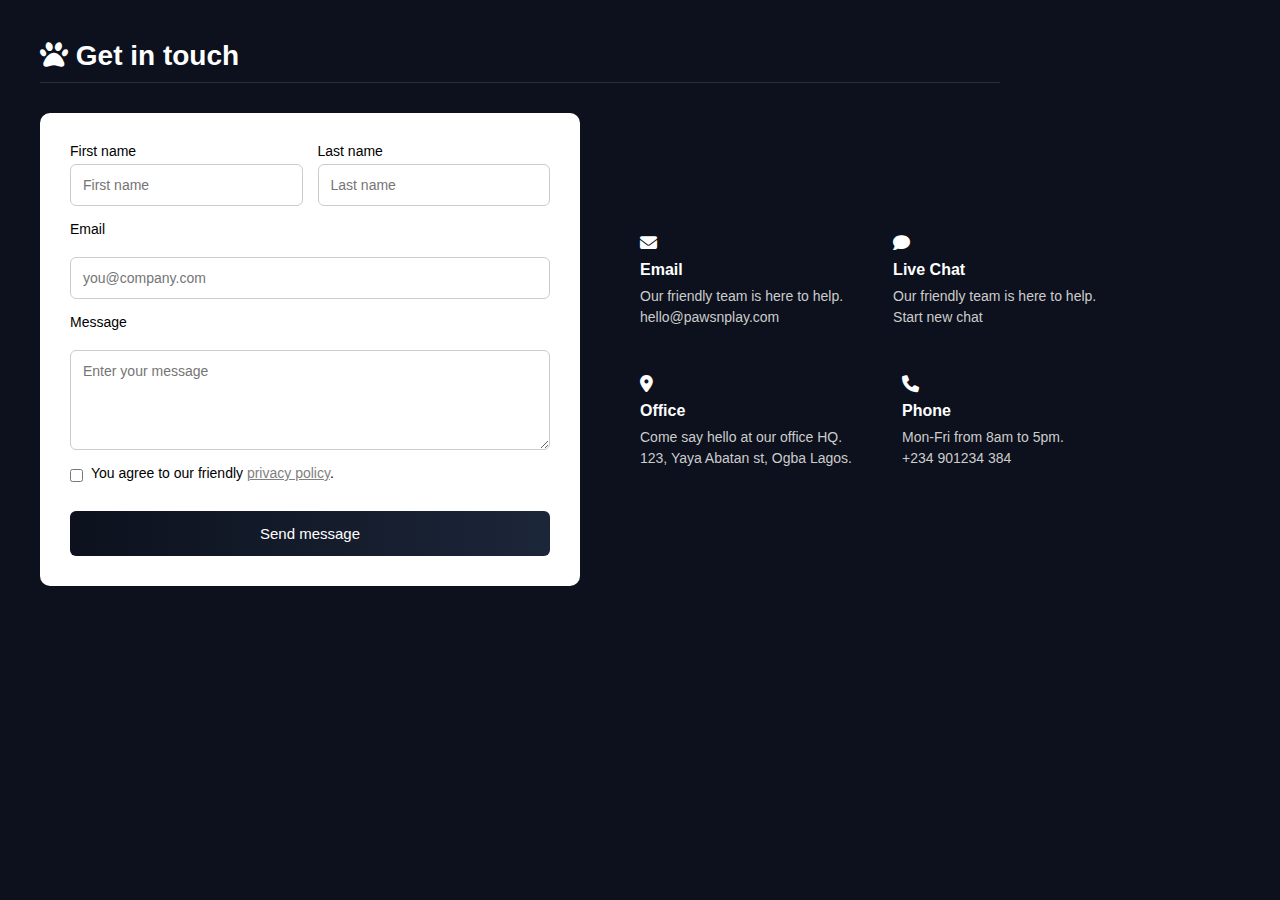
<file: session Five/index.html>
<!DOCTYPE html>
<html lang="ar">

<head>
    <meta charset="UTF-8">
    <meta name="viewport" content="width=device-width, initial-scale=1">
    <title>section Float Layout</title>
    <link rel="stylesheet" href="css/style.css">
    <!-- fontawesome -->
    <link rel="stylesheet" href="fontawesome-free-6.7.1-web/css/all.min.css">
</head>
<body>

  <div class="">
     <div class="title container">
    <h2><i class="fa-solid fa-paw"></i> Get in touch</h2>
  </div>
    <div class="content d-flex">
      <!-- Form Section -->
      <div class="form-left">
        <form>
          <div class="name-group">
            <div class="form-control">
              <label for="fname">First name</label>
              <input type="text" id="fname" placeholder="First name" />
            </div>
            <div class="form-control">
              <label for="lname">Last name</label>
              <input type="text" id="lname" placeholder="Last name" />
            </div>
          </div>

          <label for="email">Email</label>
          <input type="email" id="email" placeholder="you@company.com" />

          <label for="message">Message</label>
          <textarea id="message" placeholder="Enter your message"></textarea>

          <div class="checkbox-group">
            <input type="checkbox" id="agree" />
            <label for="agree">You agree to our friendly <a href="#">privacy policy</a>.</label>
          </div>

          <button type="submit">Send message</button>
        </form>
      </div>

      <!-- Info Section -->
      <div class="info-right">
        <div class="info">
          <i class="fa-solid fa-envelope"></i>
          <h3>Email</h3>
          <p>Our friendly team is here to help.</p>
          <p>hello@pawsnplay.com</p>
        </div>
        <div class="info">
          <i class="fa-solid fa-comment"></i>
          <h3>Live chat</h3>
          <p>Our friendly team is here to help.</p>
          <p>Start new chat</p>
        </div>
        <div class="info">
          <i class="fa-solid fa-location-dot"></i>
          <h3>Office</h3>
          <p>Come say hello at our office HQ.</p>
          <p>123, Yaya Abatan st, Ogba Lagos.</p>
        </div>
        <div class="info">
          <i class="fa-solid fa-phone"></i>
          <h3>Phone</h3>
          <p>Mon-Fri from 8am to 5pm.</p>
          <p>+234 901234 384</p>
        </div>
      </div>
    </div>
  </div>
</body>

</html>
</file>
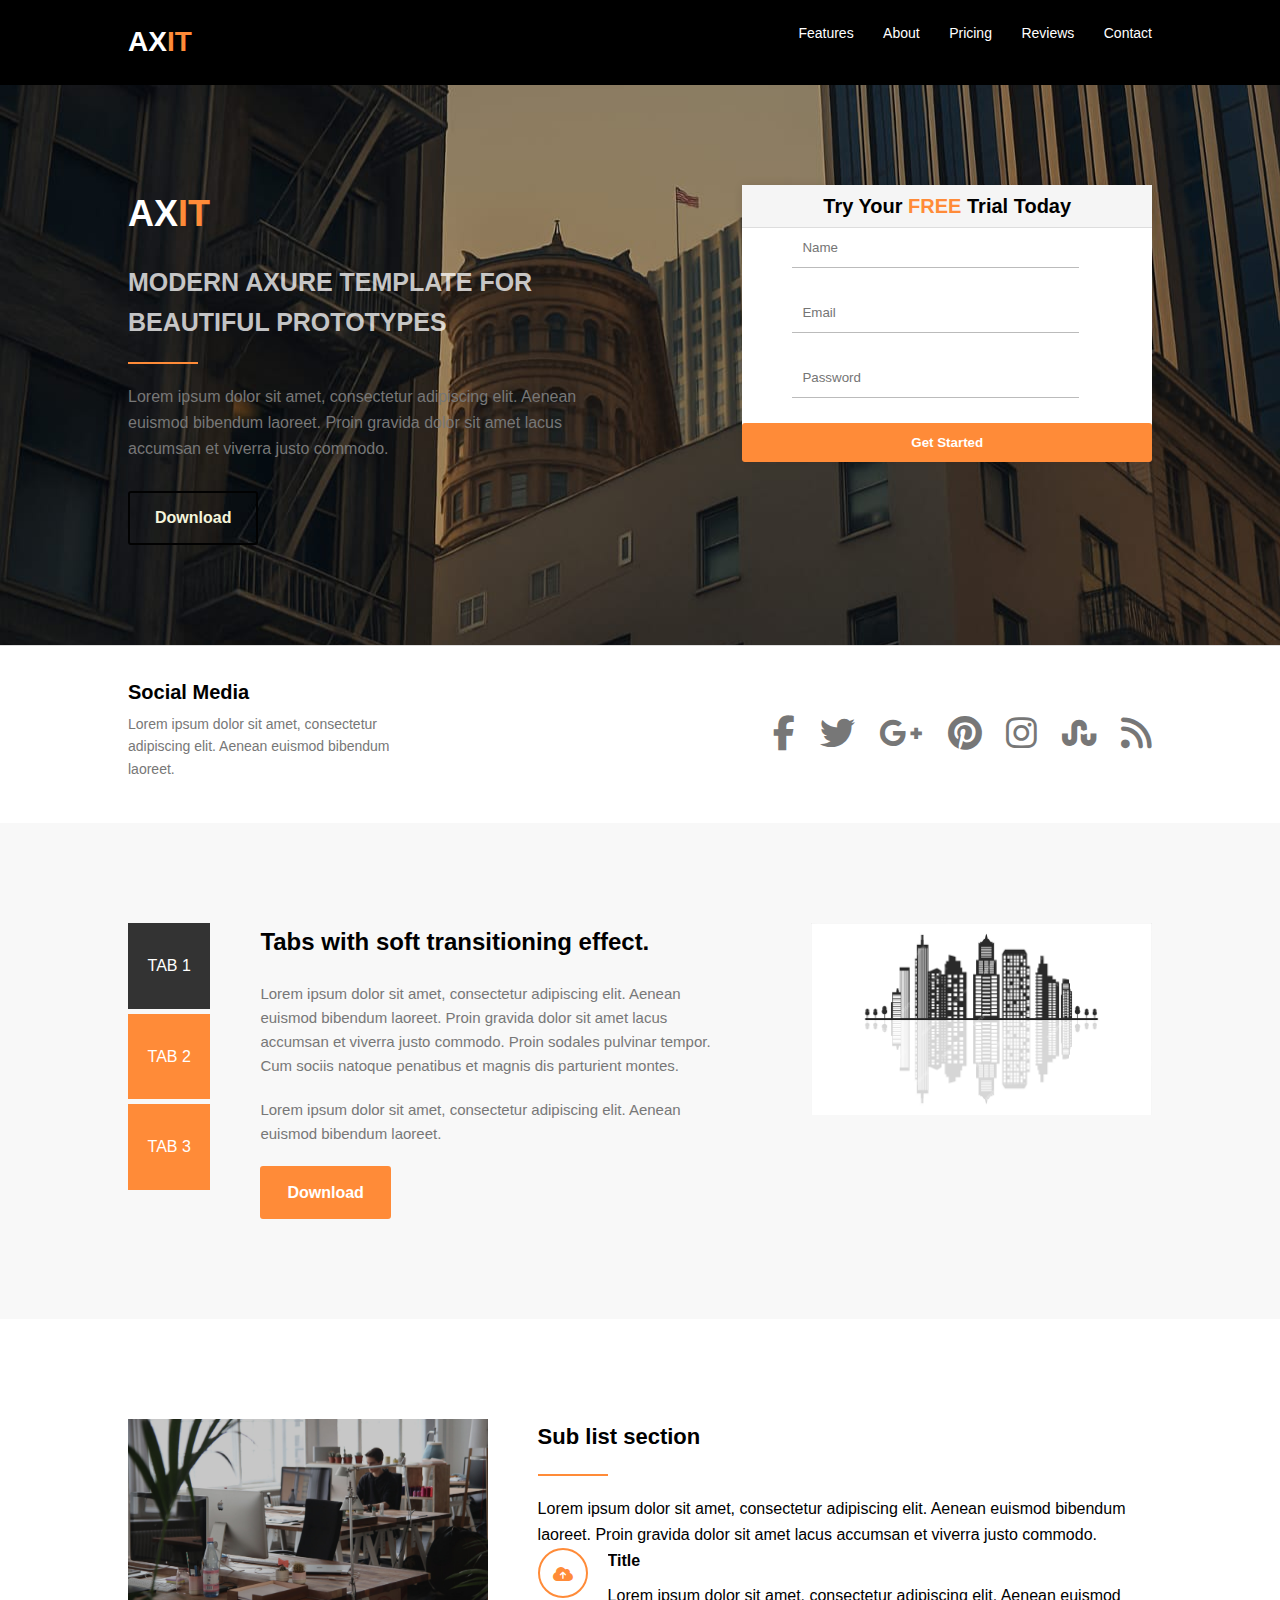
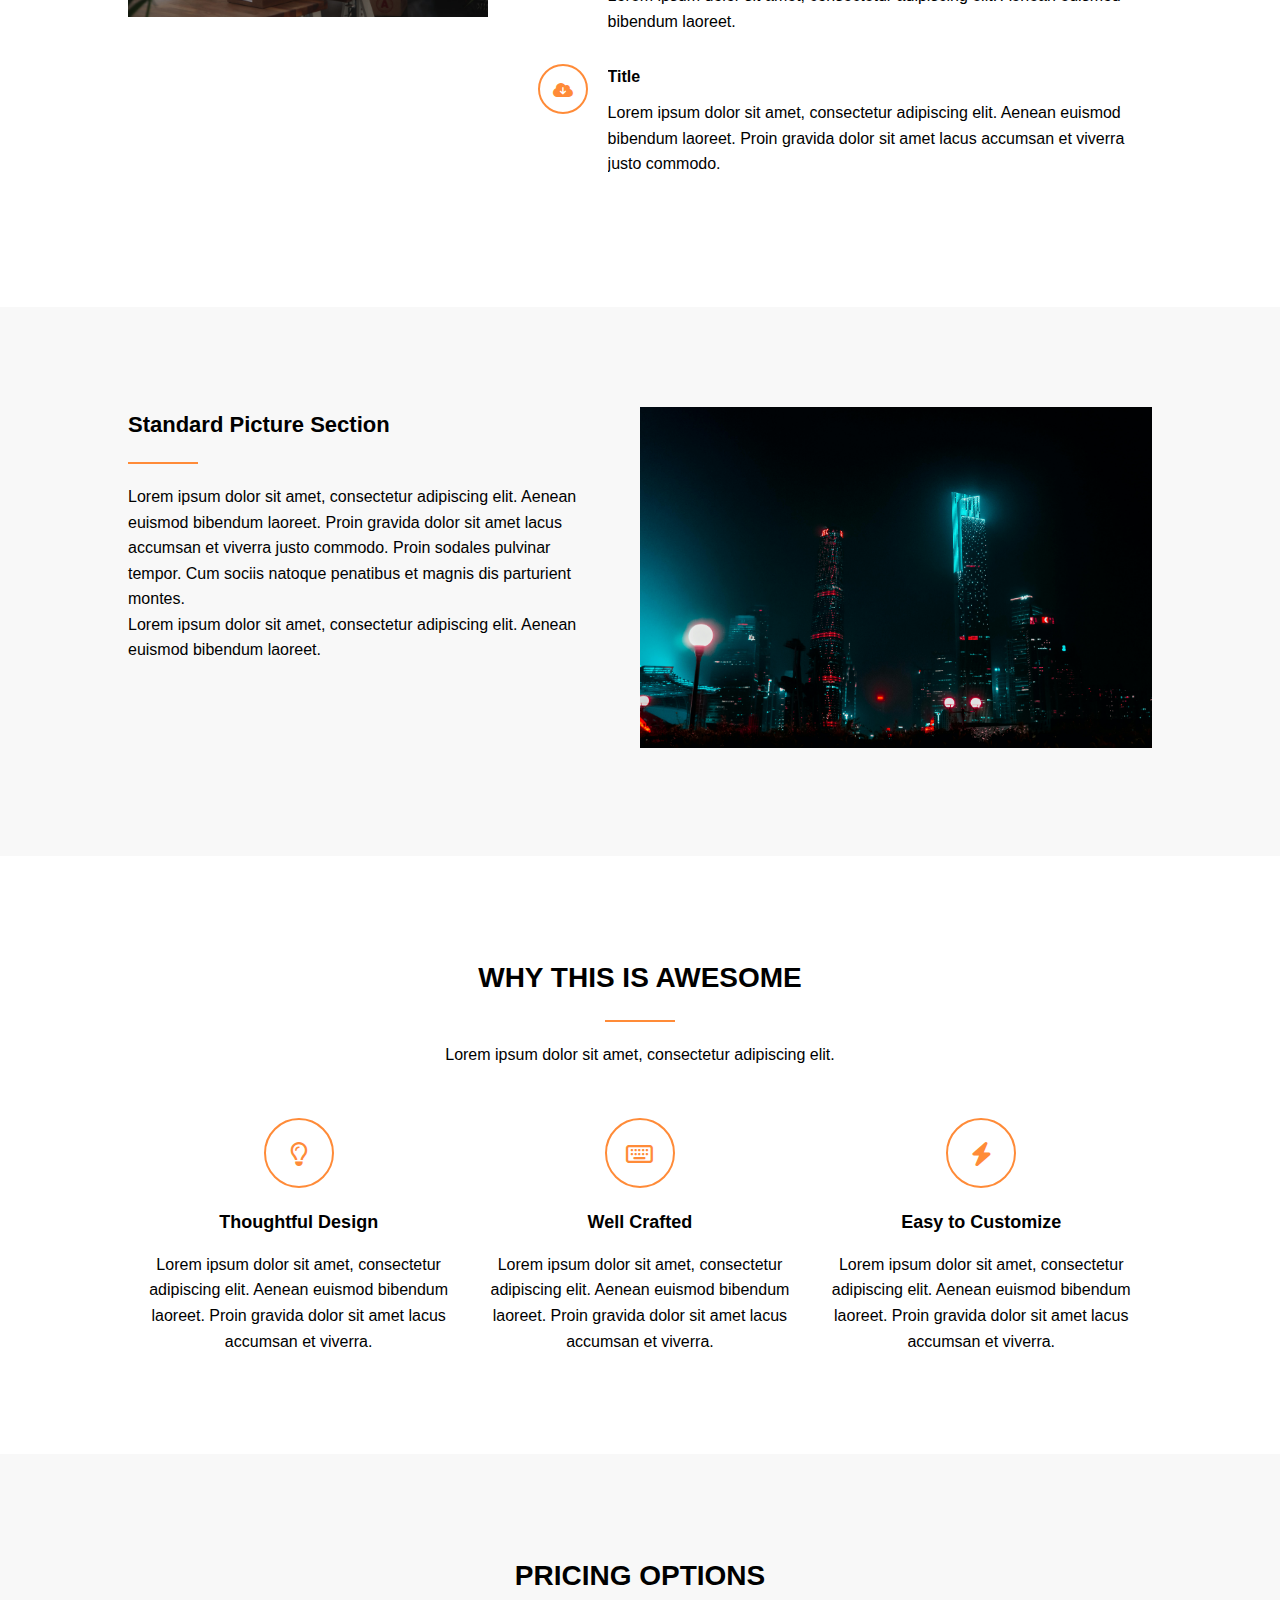
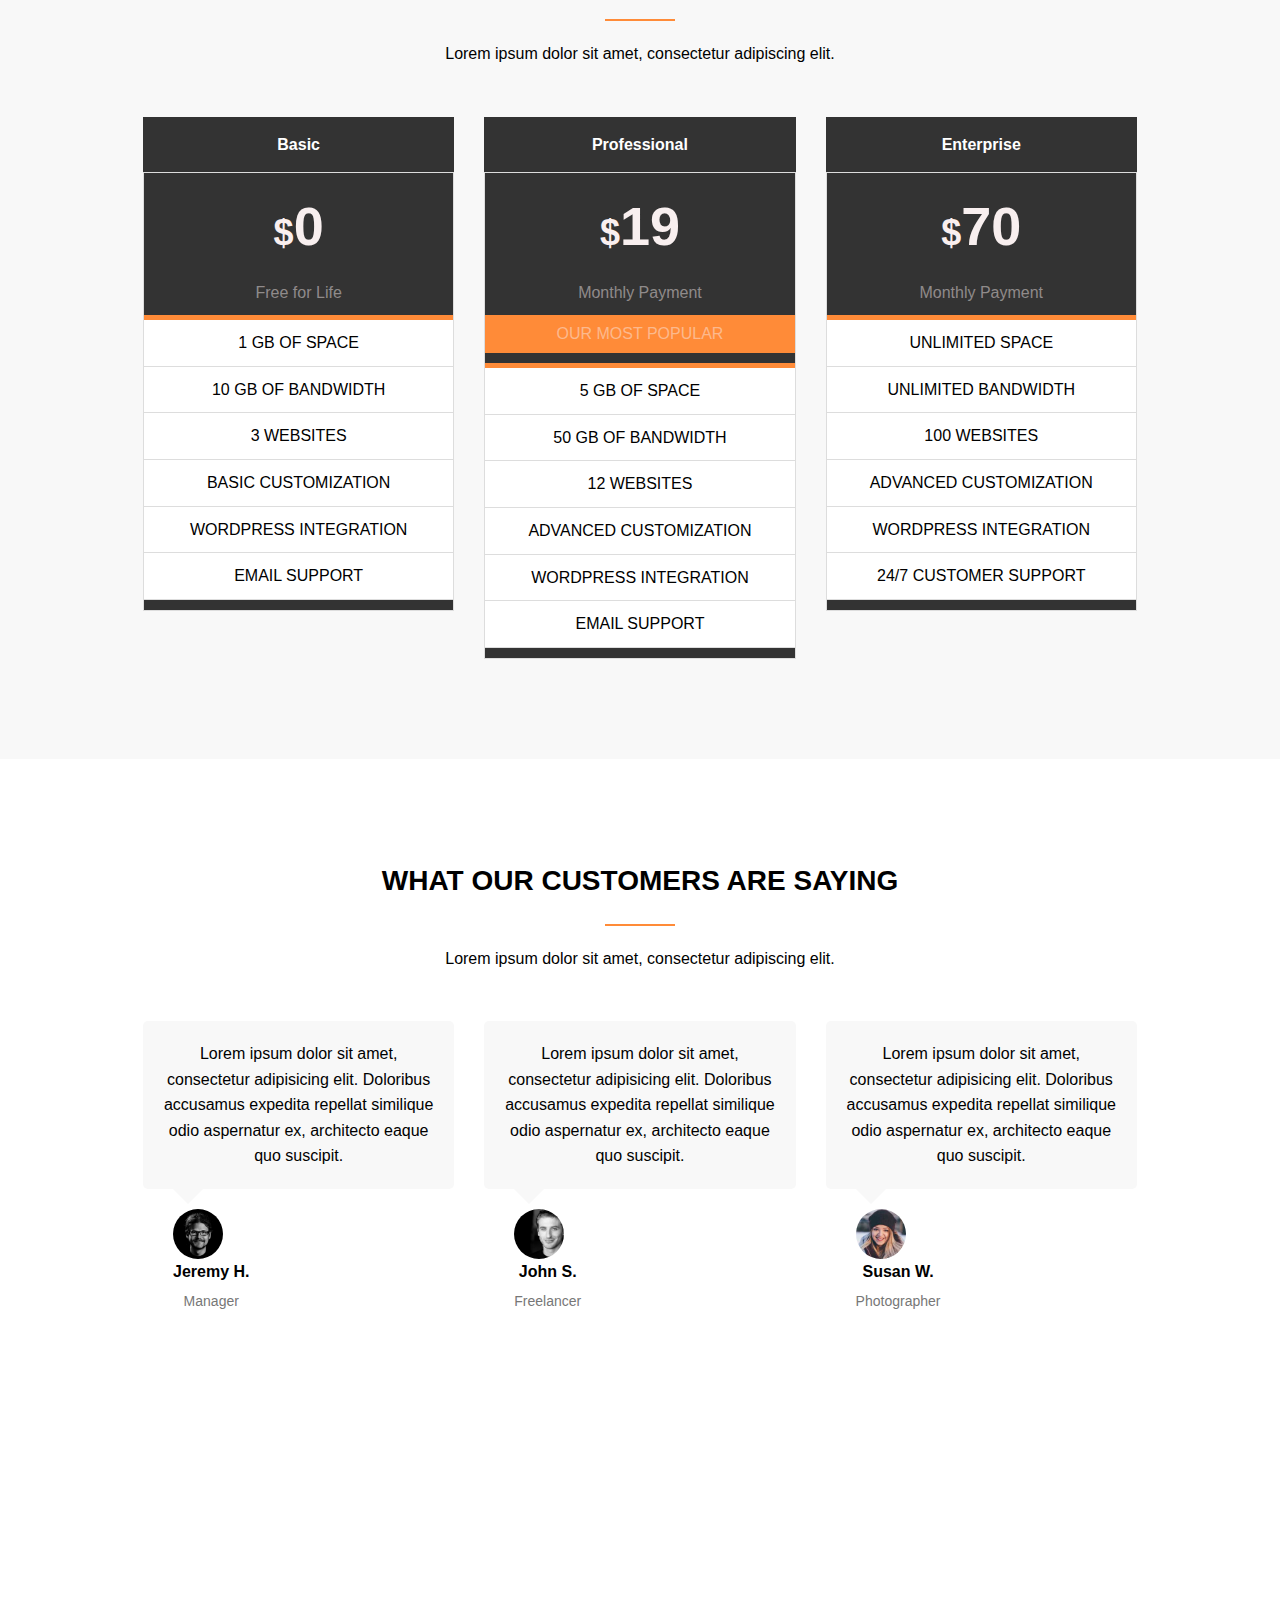
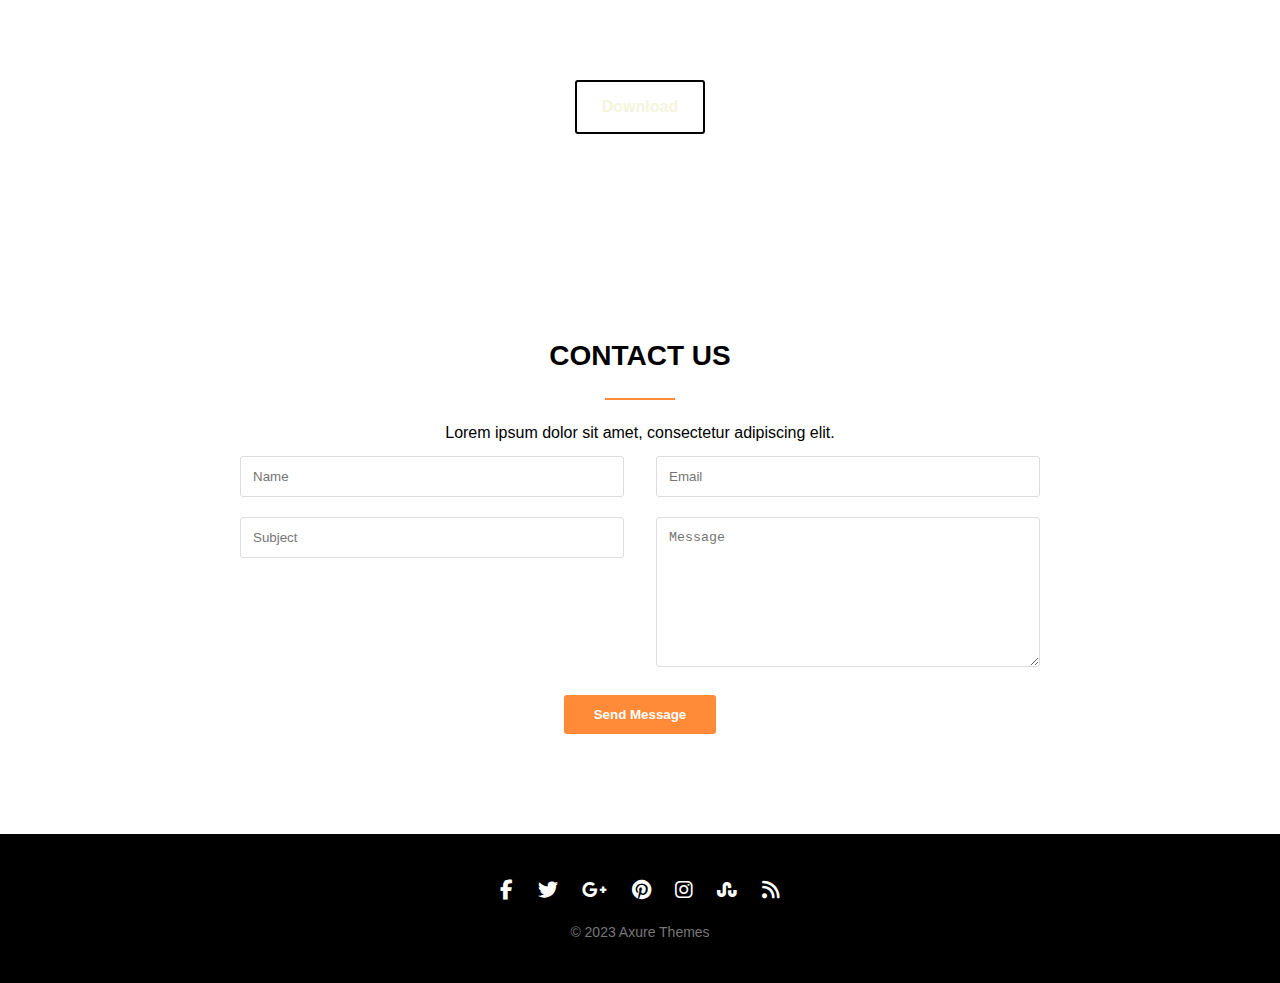
<file: Session Four/index.html>
<!DOCTYPE html>
<html lang="ar">

<head>
    <meta charset="UTF-8">
    <meta name="viewport" content="width=device-width, initial-scale=1">
    <title>AXIT Template</title>
    <link rel="stylesheet" href="css/style.css">
    <!-- fontawesome -->
    <link rel="stylesheet" href="fontawesome-free-6.7.1-web/css/all.min.css">
</head>

<body>
    <!-- Header -->
    <header class="header">
        <div class="container clearfix">
            <div class="logo">AX<span>IT</span></div>
            <nav class="nav">
                <ul>
                    <li><a href="#">Features</a></li>
                    <li><a href="#">About</a></li>
                    <li><a href="#">Pricing</a></li>
                    <li><a href="#">Reviews</a></li>
                    <li><a href="#">Contact</a></li>
                </ul>
            </nav>
        </div>
    </header>

    <!-- Hero Section -->
    <section class="hero">
        <div class="container clearfix">
            <div class="hero-left">
                <h1>AX<span>IT</span></h1>
                <h2>MODERN AXURE TEMPLATE FOR BEAUTIFUL PROTOTYPES</h2>
                <div class="divider"></div>
                <p>Lorem ipsum dolor sit amet, consectetur adipiscing elit. Aenean euismod bibendum laoreet. Proin gravida dolor sit amet lacus accumsan et viverra justo commodo.</p>
                <a href="#" class="btn-d">Download</a>
            </div>
            <div class="hero-right">
                <div class="form-header">
                    <h3>Try Your <span>FREE</span> Trial Today</h3>
                </div>
                <div class="form-body">
                    <input type="text" placeholder="Name">
                    <input type="email" placeholder="Email">
                    <input type="password" placeholder="Password">
                    <button>Get Started</button>
                </div>
            </div>
        </div>
    </section>

    <!-- Social Media -->
    <section class="social">
        <div class="container clearfix">
            <div class="social-text">
                <h4>Social Media</h4>
                <p>Lorem ipsum dolor sit amet, consectetur adipiscing elit. Aenean euismod bibendum laoreet.</p>
            </div>
            <div class="social-icons">
                <a href="#"><i class="fab fa-facebook-f"></i></a>
                <a href="#"><i class="fab fa-twitter"></i></a>
                <a href="#"><i class="fab fa-google-plus-g"></i></a>
                <a href="#"><i class="fab fa-pinterest"></i></a>
                <a href="#"><i class="fab fa-instagram"></i></a>
                <a href="#"><i class="fab fa-stumbleupon"></i></a>
                <a href="#"><i class="fas fa-rss"></i></a>
            </div>
        </div>
    </section>

    <!-- Tabs Section -->
    <section class="tabs-section">
        <div class="container clearfix">
            <div class="tabs-container">
                <div class="tab active">TAB 1</div>
                <div class="tab">TAB 2</div>
                <div class="tab">TAB 3</div>
            </div>
            <div class="tabs-content">
                <h2>Tabs with soft transitioning effect.</h2>
                <p>Lorem ipsum dolor sit amet, consectetur adipiscing elit. Aenean euismod bibendum laoreet. Proin gravida dolor sit amet lacus accumsan et viverra justo commodo. Proin sodales pulvinar tempor. Cum sociis natoque penatibus et magnis dis parturient montes.</p>
                <p>Lorem ipsum dolor sit amet, consectetur adipiscing elit. Aenean euismod bibendum laoreet.</p>
                <a href="#" class="btn">Download</a>
            </div>
            <div class="tabs-image">
                <img src="iamges/WhatsApp Image 2025-06-23 at 16.01.28_b8b6d82c.jpg" alt="City Image">
            </div>
        </div>
    </section>

    <!-- Features Section -->
    <section class="features">
        <div class="container clearfix">
            <div class="feature-image">
                <img src="iamges/feature-image-bg.jpg" alt="Feature Image">
            </div>
            <div class="feature-content">
                <h4>Sub list section</h4>
                <div class="divider"></div>
                <p>Lorem ipsum dolor sit amet, consectetur adipiscing elit. Aenean euismod bibendum laoreet. Proin gravida dolor sit amet lacus accumsan et viverra justo commodo.</p>
                <div class="feature-item clearfix">
                    <div class="feature-icon">
                        <i class="fas fa-cloud-upload-alt"></i>
                    </div>
                    <div class="feature-text">
                        <h5>Title</h5>
                        <p>Lorem ipsum dolor sit amet, consectetur adipiscing elit. Aenean euismod bibendum laoreet.</p>
                    </div>
                </div>
                <div class="feature-item clearfix">
                    <div class="feature-icon">
                        <i class="fas fa-cloud-download-alt"></i>
                    </div>
                    <div class="feature-text">
                        <h5>Title</h5>
                        <p>Lorem ipsum dolor sit amet, consectetur adipiscing elit. Aenean euismod bibendum laoreet. Proin gravida dolor sit amet lacus accumsan et viverra justo commodo.</p>
                    </div>
                </div>
            </div>
        </div>
    </section>

    <!-- Standard Section -->
    <section class="standard">
        <div class="container clearfix">
            <div class="standard-content">
                <h4>Standard Picture Section</h4>
                <div class="divider"></div>
                <p>Lorem ipsum dolor sit amet, consectetur adipiscing elit. Aenean euismod bibendum laoreet. Proin gravida dolor sit amet lacus accumsan et viverra justo commodo. Proin sodales pulvinar tempor. Cum sociis natoque penatibus et magnis dis parturient montes.</p>
                <p>Lorem ipsum dolor sit amet, consectetur adipiscing elit. Aenean euismod bibendum laoreet.</p>
            </div>
            <div class="standard-image">
                <img src="iamges/standard-image-1366957.jpg" alt="Standard Image">
            </div>
        </div>
    </section>

    <!-- Why Us Section -->
    <section class="why-us">
        <div class="container">
            <h3>WHY THIS IS AWESOME</h3>
            <div class="divider"></div>
            <p>Lorem ipsum dolor sit amet, consectetur adipiscing elit.</p>
            <div class="benefits clearfix">
                <div class="benefit-card">
                    <div class="benefit-icon">
                        <i class="far fa-lightbulb"></i>
                    </div>
                    <h5>Thoughtful Design</h5>
                    <p>Lorem ipsum dolor sit amet, consectetur adipiscing elit. Aenean euismod bibendum laoreet. Proin gravida dolor sit amet lacus accumsan et viverra.</p>
                </div>
                <div class="benefit-card">
                    <div class="benefit-icon">
                        <i class="far fa-keyboard"></i>
                    </div>
                    <h5>Well Crafted</h5>
                    <p>Lorem ipsum dolor sit amet, consectetur adipiscing elit. Aenean euismod bibendum laoreet. Proin gravida dolor sit amet lacus accumsan et viverra.</p>
                </div>
                <div class="benefit-card">
                    <div class="benefit-icon">
                        <i class="fas fa-bolt"></i>
                    </div>
                    <h5>Easy to Customize</h5>
                    <p>Lorem ipsum dolor sit amet, consectetur adipiscing elit. Aenean euismod bibendum laoreet. Proin gravida dolor sit amet lacus accumsan et viverra.</p>
                </div>
            </div>
        </div>
    </section>

    <!-- Pricing Section -->
    <section class="pricing">
        <div class="container">
            <h3>PRICING OPTIONS</h3>
            <div class="divider"></div>
            <p>Lorem ipsum dolor sit amet, consectetur adipiscing elit.</p>
            <div class="pricing-cards clearfix">
                <div class="pricing-card">
                    <div class="pricing-header">
                        <h4>Basic</h4>
                    </div>
                    <div class="pricing-body">
                        <div class="price">$<span>0</span></div>
                        <p>Free for Life</p>
                        <ul class="pricing-features">
                            <li>1 GB OF SPACE</li>
                            <li>10 GB OF BANDWIDTH</li>
                            <li>3 WEBSITES</li>
                            <li>BASIC CUSTOMIZATION</li>
                            <li>WORDPRESS INTEGRATION</li>
                            <li>EMAIL SUPPORT</li>
                        </ul>
                    </div>
                </div>
                <div class="pricing-card ">
                    <div class="pricing-header">
                        <h4>Professional</h4>
                    </div>
                    <div class="pricing-body">
                        <div class="price">$<span>19</span></div>
                        <p>Monthly Payment</p>
                        <p class="popular">OUR MOST POPULAR</p>
                        <ul class="pricing-features">
                            <li>5 GB OF SPACE</li>
                            <li>50 GB OF BANDWIDTH</li>
                            <li>12 WEBSITES</li>
                            <li>ADVANCED CUSTOMIZATION</li>
                            <li>WORDPRESS INTEGRATION</li>
                            <li>EMAIL SUPPORT</li>
                        </ul>
                    </div>
                </div>
                <div class="pricing-card">
                    <div class="pricing-header">
                        <h4>Enterprise</h4>
                    </div>
                    <div class="pricing-body">
                        <div class="price">$<span>70</span></div>
                        <p>Monthly Payment</p>
                        <ul class="pricing-features">
                            <li>UNLIMITED SPACE</li>
                            <li>UNLIMITED BANDWIDTH</li>
                            <li>100 WEBSITES</li>
                            <li>ADVANCED CUSTOMIZATION</li>
                            <li>WORDPRESS INTEGRATION</li>
                            <li>24/7 CUSTOMER SUPPORT</li>
                        </ul>
                    </div>
                </div>
            </div>
        </div>
    </section>

    <!-- Testimonials -->
    <section class="testimonials">
        <div class="container">
            <h3>WHAT OUR CUSTOMERS ARE SAYING</h3>
            <div class="divider"></div>
            <p>Lorem ipsum dolor sit amet, consectetur adipiscing elit.</p>
            <div class="testimonial-cards clearfix">
                <div class="testimonial-card">
                    <div class="testimonial-text">
                        <p>Lorem ipsum dolor sit amet, consectetur adipisicing elit. Doloribus accusamus expedita repellat similique odio aspernatur ex, architecto eaque quo suscipit.</p>
                    </div>
                    <div class="testimonial-author">
                        <div class="author-image">
                            <img src="iamges/two.png" alt="Customer">
                        </div>
                        <div class="author-info">
                            <h5>Jeremy H.</h5>
                            <p>Manager</p>
                        </div>
                    </div>
                </div>
                <div class="testimonial-card">
                    <div class="testimonial-text">
                        <p>Lorem ipsum dolor sit amet, consectetur adipisicing elit. Doloribus accusamus expedita repellat similique odio aspernatur ex, architecto eaque quo suscipit.</p>
                    </div>
                    <div class="testimonial-author">
                        <div class="author-image">
                            <img src="iamges/three.jpg" alt="Customer">
                        </div>
                        <div class="author-info">
                            <h5>John S.</h5>
                            <p>Freelancer</p>
                        </div>
                    </div>
                </div>
                <div class="testimonial-card">
                    <div class="testimonial-text">
                        <p>Lorem ipsum dolor sit amet, consectetur adipisicing elit. Doloribus accusamus expedita repellat similique odio aspernatur ex, architecto eaque quo suscipit.</p>
                    </div>
                    <div class="testimonial-author">
                        <div class="author-image">
                            <img src="iamges/testimonial-4.jpg" alt="Customer">
                        </div>
                        <div class="author-info">
                            <h5>Susan W.</h5>
                            <p>Photographer</p>
                        </div>
                    </div>
                </div>
            </div>
        </div>
    </section>

    <!-- Stylish Section -->
    <section class="stylish">
        <div class="container">
            <h3>STYLISH AXURE DESIGN</h3>
            <div class="divider"></div>
            <p>Use the sections you need, remove the ones you don't. Create gorgeous prototypes faster than ever!</p>
            <a href="#" class="btn-d">Download</a>
        </div>
    </section>

    <!-- Contact Section -->
    <section class="contact">
        <div class="container">
            <h3>CONTACT US</h3>
            <div class="divider"></div>
            <p>Lorem ipsum dolor sit amet, consectetur adipiscing elit.</p>
            <form class="contact-form">
                <div class="form-row clearfix">
                    <div class="form-half">
                        <input type="text" placeholder="Name">
                    </div>
                    <div class="form-half">
                        <input type="email" placeholder="Email">
                    </div>
                </div>
                <div class="form-row clearfix">
                    <div class="form-half">
                        <input type="text" placeholder="Subject">
                    </div>
                    <div class="form-half">
                        <textarea placeholder="Message"></textarea>
                    </div>
                </div>
                <button type="submit" class="btn">Send Message</button>
            </form>
        </div>
    </section>

    <!-- Footer -->
    <footer class="footer">
        <div class="container">
            <div class="footer-icons">
                <a href="#"><i class="fab fa-facebook-f"></i></a>
                <a href="#"><i class="fab fa-twitter"></i></a>
                <a href="#"><i class="fab fa-google-plus-g"></i></a>
                <a href="#"><i class="fab fa-pinterest"></i></a>
                <a href="#"><i class="fab fa-instagram"></i></a>
                <a href="#"><i class="fab fa-stumbleupon"></i></a>
                <a href="#"><i class="fas fa-rss"></i></a>
            </div>
            <p>© 2023 Axure Themes</p>
        </div>
    </footer>

</body>
</html>
</file>
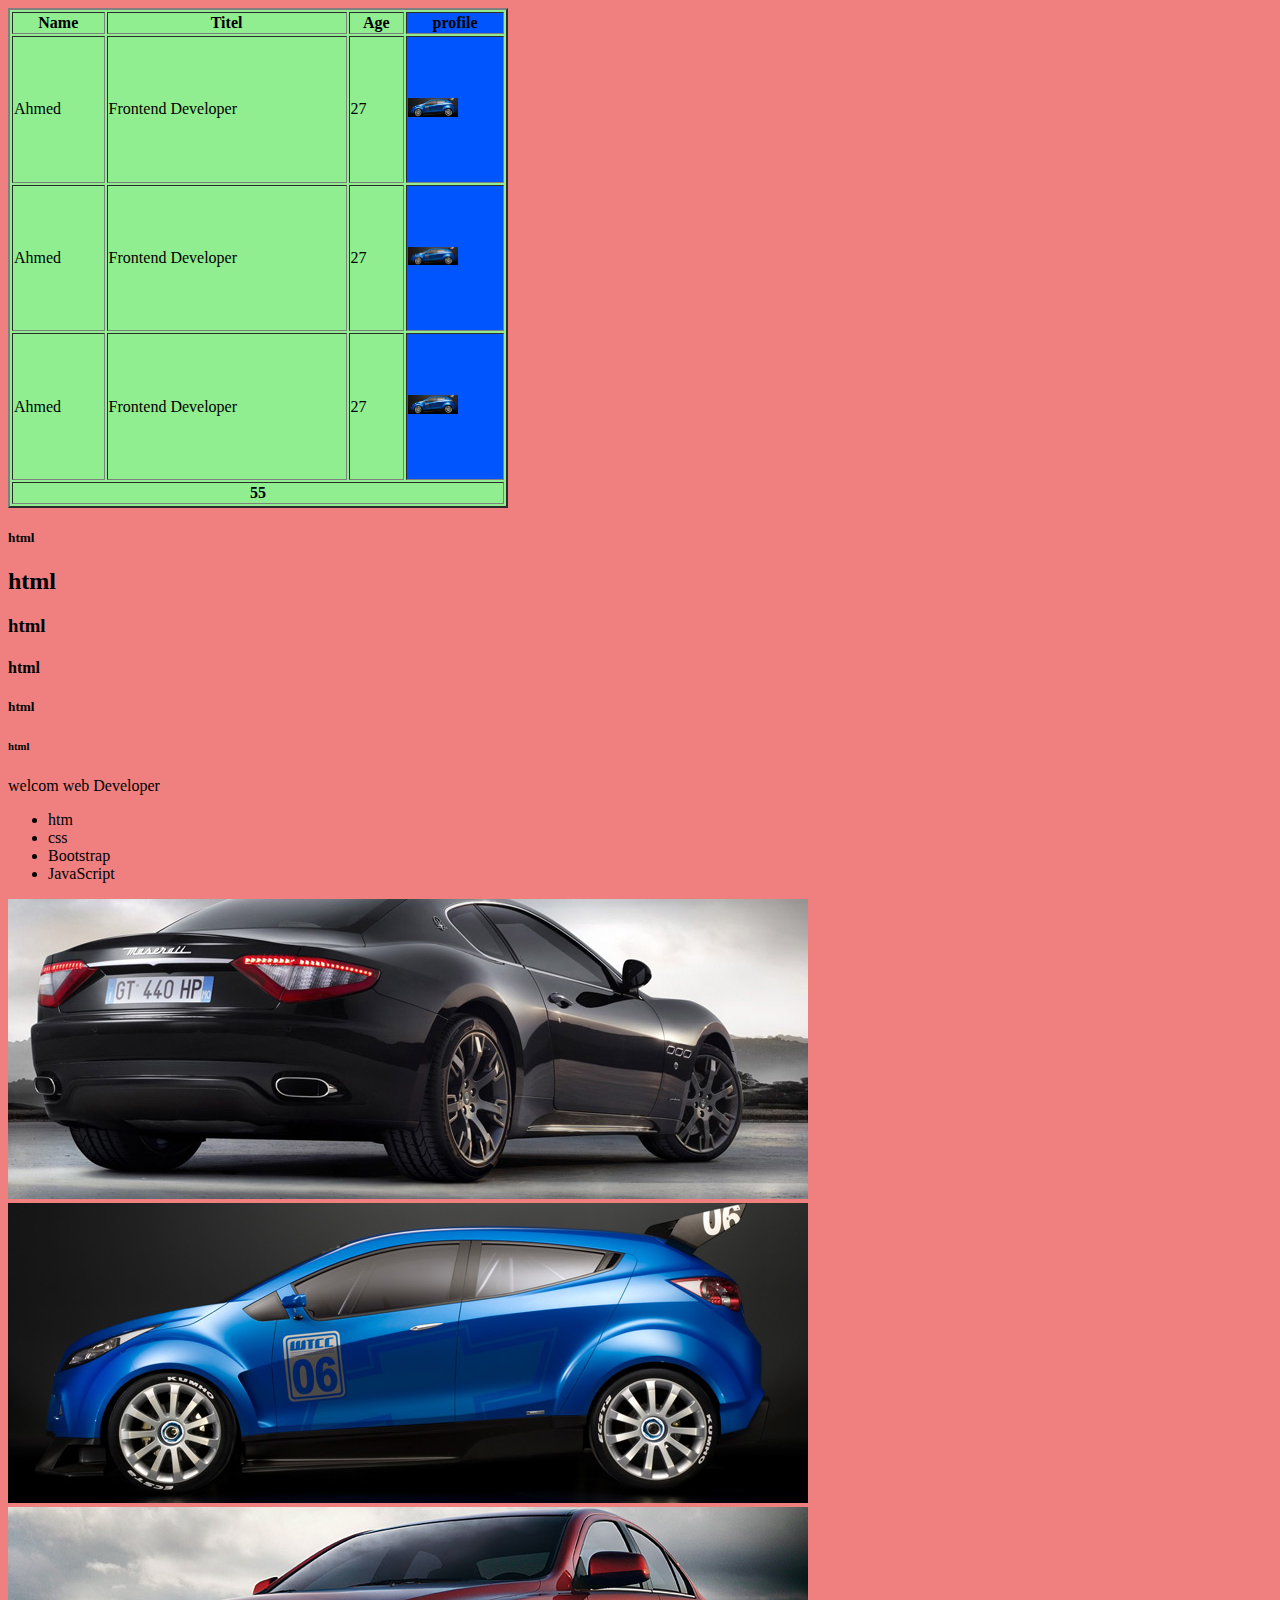
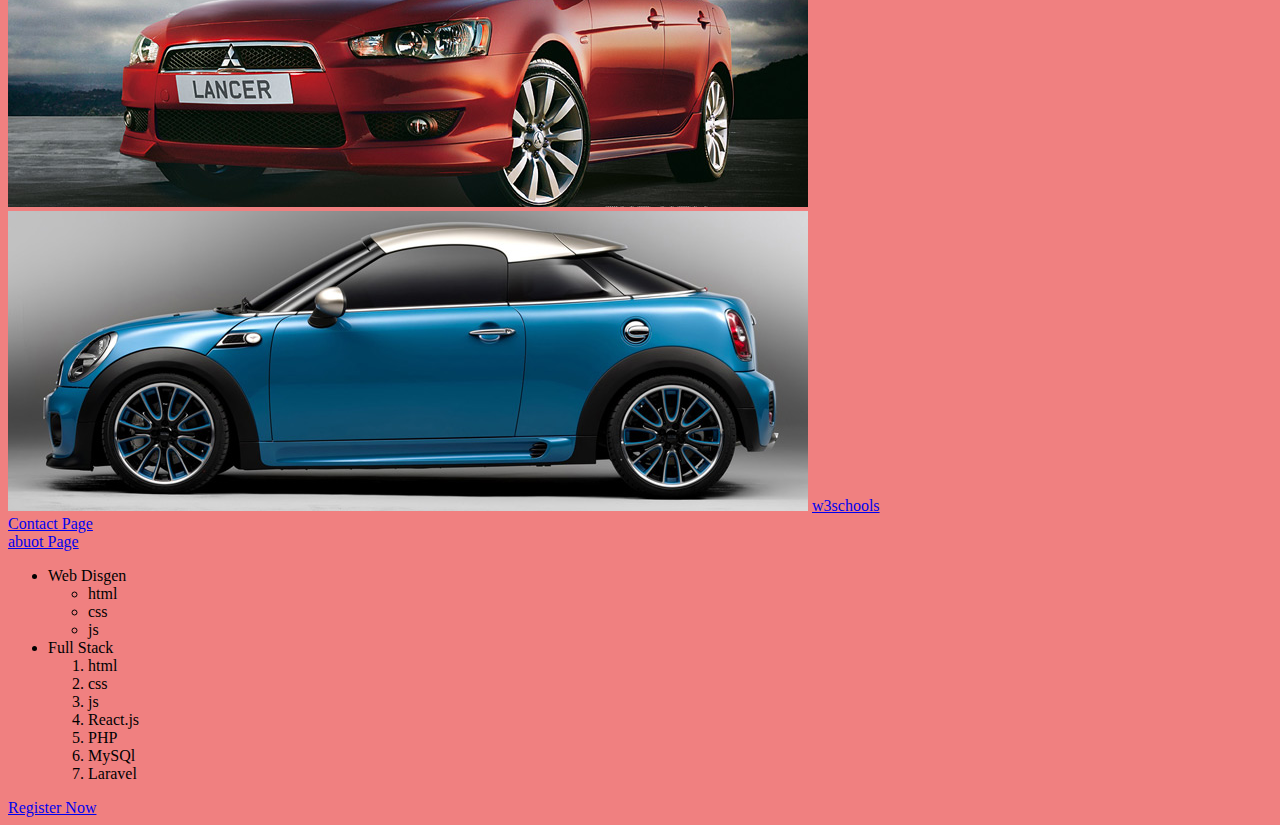
<file: Session One/index.html>
<!DOCTYPE html>
<html lang="en">
<head>
    <meta charset="UTF-8">
    <meta name="viewport" content="width=h1dd, initial-scale=1.0">
    <title>Session One</title>
    <link rel="icon" href="imaga/html5-icon-12122.png">
</head>
<body style="background-color: lightcoral;">
    <table border="2" width="500" height="500" style="background-color: lightgreen;" >
        <colgroup>
            <col span="3" >
            <col span="1" style="background-color: rgb(0, 85, 255);">
        </colgroup>
        <thead>
            <th>Name</th>
            <th>Titel</th>
            <th>Age</th>
            <th>profile</th>
        </thead>
        <tr>
            <td >Ahmed</td>
            <td>Frontend Developer</td>
            <td>27</td>
            <td><img src="imaga/2.jpg" width="50" h alt=""></td>
        </tr>
        <tr>
            <td>Ahmed</td>
            <td>Frontend Developer</td>
            <td>27</td>
            <td><img src="imaga/2.jpg" width="50" alt=""></td>
        </tr>
        <tr>
            <td>Ahmed</td>
            <td>Frontend Developer</td>
            <td>27</td>
            <td><img src="imaga/2.jpg" width="50" alt=""></td>
        </tr>
        <tfoot>
            <th colspan="50%">55</th>
        </tfoot>
    </table>
   <h5>html</h5>
   <h2>html</h2>
   <h3>html</h3>
   <h4>html</h4>
   <h5>html</h5>
   <h6>html</h6>
   <p>welcom web Developer</p>
   <ul>
    <li>htm</li>
    <li>css</li>
    <li>Bootstrap</li>
    <li>JavaScript</li>
   </ul>
   <img src="imaga/1.jpg" alt="CarBlui">
   <img src="imaga/2.jpg" alt="CarRed">
   <img src="imaga/3.jpg" alt="CarBlack">
   <br>
   <img src="imaga/4.jpg" alt="Carset">
   <a href="https://www.w3schools.com/" target="_blank">w3schools</a>
   <br>
   <a href="contact.html" target="_blank">Contact Page</a>
   <br>
   <a href="abuot.html" target="_blank">abuot Page</a>
   <ul>
    <li>Web Disgen
        <ul type="cercl">
            <li>html</li>
            <li>css</li>
            <li>js</li>
        </ul>
    </li>
    <li>Full Stack
        <ol>
            <li>html</li>
            <li>css</li>
            <li>js</li>
            <li>React.js</li>
            <li>PHP</li>
            <li>MySQl</li>
            <li>Laravel</li>
        </ol>
    </li>
   </ul>
   <a href="register.html">Register Now</a>
</body>
</html>
</file>
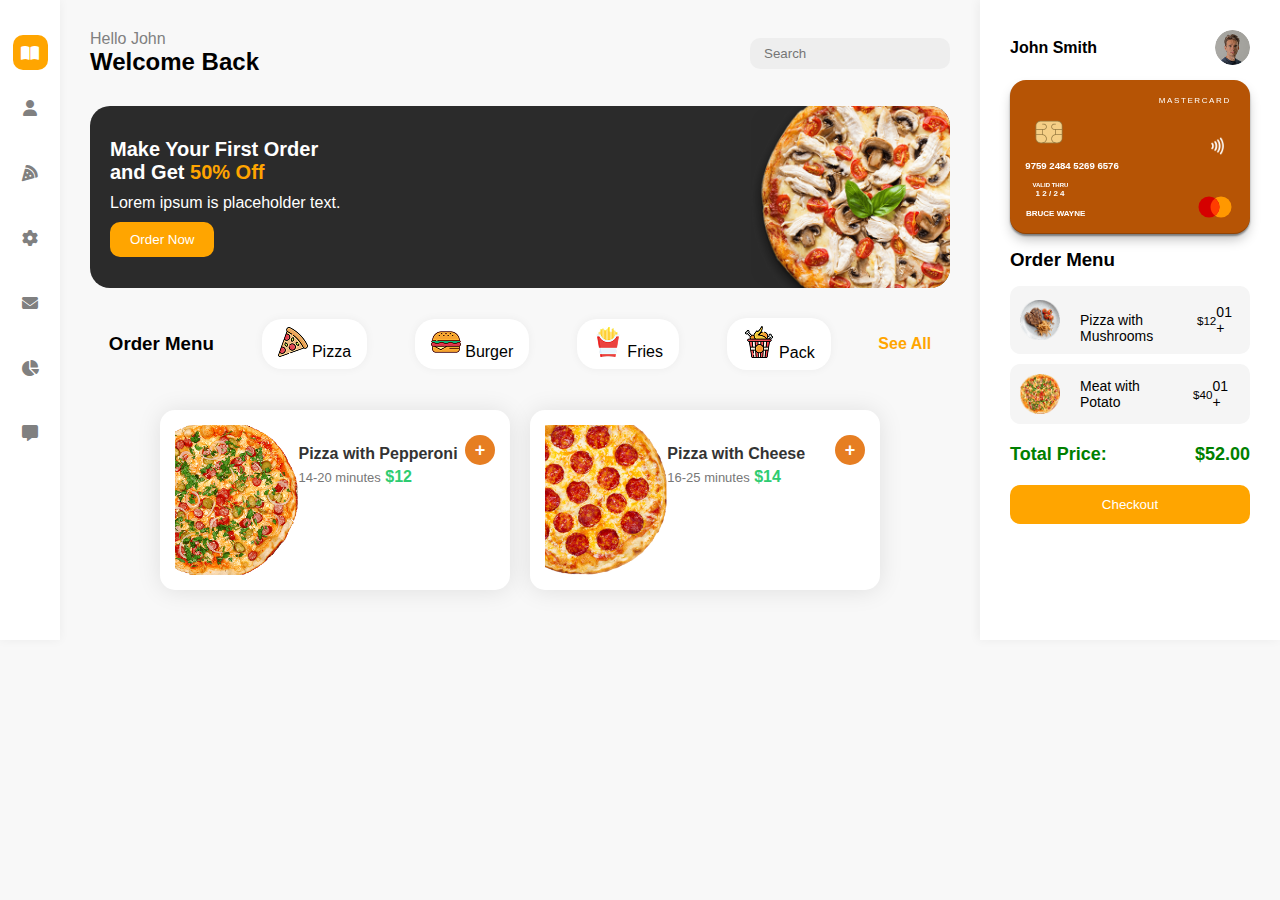
<file: Session seventh/index.html>
<!DOCTYPE html>
<html lang="en">

<head>
    <meta charset="UTF-8">
    <meta name="viewport" content="width=device-width, initial-scale=1">
  <title>Pizza Order</title>
  <!-- icon-img -->
   <link rel="icon" href="iamges/toppng 1.png">
    <!-- fontawesome -->
    <link rel="stylesheet" href="fontawesome-free-6.7.1-web/css/all.min.css">
    <link rel="stylesheet" href="css/style.css">
</head>
<body>
  <!-- Sidebar -->
  <div class="sidebar">
    <div class="sidebar-icon bg-orange-color padding-x" ><i class="fa-solid fa-book-open main-color"></i></div>
    <div class="sidebar-icon"><i class="fa-solid fa-user"></i></div>
    <div class="sidebar-icon"><i class="fa-solid fa-pizza-slice"></i></div>
    <div class="sidebar-icon"><i class="fa-solid fa-gear"></i></div>
    <div class="sidebar-icon"><i class="fa-solid fa-envelope"></i></div>
    <div class="sidebar-icon"><i class="fa-solid fa-chart-pie"></i></div>
    <div class="sidebar-icon"><i class="fa-solid fa-message"></i></div>
  </div>

  <!-- Main -->
  <div class="main">
    <div class="header">
      <div><p>Hello John</p>
      <h2>Welcome Back</h2></div>
      
      <input type="text" class="search-bar" placeholder="Search">
    </div>

    <div class="banner">
      <div>
        <h2>Make Your First Order <br> and Get <span>50% Off</span></h2>
        <p>Lorem ipsum is placeholder text.</p>
        <button>Order Now</button>
      </div>
      <img src="iamges/vippng 1.png" alt="Pizza">
    </div>

    <div class="categories">

      <div ><h3>Order Menu</h3></div>
      <div class="category"><img src="iamges/our menu/pizza 1.png" alt="pizza "> Pizza</div>
      <div class="category"><img src="iamges/our menu/sandwich.png" alt="sandwich Burger"> Burger</div>
      <div class="category"><img src="iamges/our menu/french_fried.png" alt="french_fried"> Fries</div>
      <div class="category"><img src="iamges/our menu/pack.png" alt="pack"> Pack</div>
       <div ><a href="" class="orange-color font-weight">See All</a></div>
    </div>

     <div class="products">
        <div class="card">
            <img src="iamges/toppng 2.png" alt="Pepperoni Pizza" >
            <div class="time-price">
              <h3>Pizza with Pepperoni</h3>
                <span class="time">14-20 minutes</span>
                <span class="price">$12</span>
            </div>
            <div class="add-btn">+</div>
        </div>
        
        <div class="card">
            <img src="iamges/Pepperoni-Pizza 1.png" alt="Cheese Pizza" >
            <div class="time-price">
              <h3>Pizza with Cheese</h3>
                <span class="time">16-25 minutes</span>
                <span class="price">$14</span>
            </div>
            <div class="add-btn">+</div>
        </div>
    </div>
  </div>

  <!-- Order Sidebar -->
  <div class="order-section">
    <div class="user-info">
      <div><strong>John Smith</strong></div>
       <img src="iamges/unsplash_WNoLnJo7tS8.png" alt="User"> 
    </div>

<div class="flip-card">
    <div class="flip-card-inner">
        <div class="flip-card-front">
            <p class="heading_8264">MASTERCARD</p>
            <svg class="logo" xmlns="http://www.w3.org/2000/svg" x="0px" y="0px" width="36" height="36" viewBox="0 0 48 48">
            <path fill="#ff9800" d="M32 10A14 14 0 1 0 32 38A14 14 0 1 0 32 10Z"></path><path fill="#d50000" d="M16 10A14 14 0 1 0 16 38A14 14 0 1 0 16 10Z"></path><path fill="#ff3d00" d="M18,24c0,4.755,2.376,8.95,6,11.48c3.624-2.53,6-6.725,6-11.48s-2.376-8.95-6-11.48 C20.376,15.05,18,19.245,18,24z"></path>
            </svg>
            <svg version="1.1" class="chip" id="Layer_1" xmlns="http://www.w3.org/2000/svg" xmlns:xlink="http://www.w3.org/1999/xlink" x="0px" y="0px" width="30px" height="30px" viewBox="0 0 50 50" xml:space="preserve">  <image id="image0" width="50" height="50" x="0" y="0" href="[data-uri]"></image>
            </svg>
            <svg version="1.1" class="contactless" id="Layer_1" xmlns="http://www.w3.org/2000/svg" xmlns:xlink="http://www.w3.org/1999/xlink" x="0px" y="0px" width="20px" height="20px" viewBox="0 0 50 50" xml:space="preserve">  <image id="image0" width="50" height="50" x="0" y="0" href="[data-uri]"></image>
            </svg>
            <p class="number">9759 2484 5269 6576</p>
            <p class="valid_thru">VALID THRU</p>
            <p class="date_8264">1 2 / 2 4</p>
            <p class="name">BRUCE WAYNE</p>
        </div>
        <div class="flip-card-back">
            <div class="strip"></div>
            <div class="mstrip"></div>
            <div class="sstrip">
              <p class="code">***</p>
            </div>
        </div>
    </div>
</div> 

    <div class="order-menu">
      <h3>Order Menu</h3>
      <div class="order-item">
        <div>
           <img src="iamges/pngaaa 1.png" alt=""><br> Pizza with Mushrooms<br>
          <small>$12</small>
        </div>
        <div>01 +</div>
      </div>
      <div class="order-item">
        <div>
           <img src="iamges/toppng 1.png" alt=""> Meat with Potato<br>
          <small>$40</small>
        </div>
        <div>01 +</div>
      </div>
    </div>

    <div class="total-price">
      Total Price: <span>$52.00</span>
    </div>

    <button class="checkout-btn">Checkout</button>
  </div>

</body>
</html>
</file>
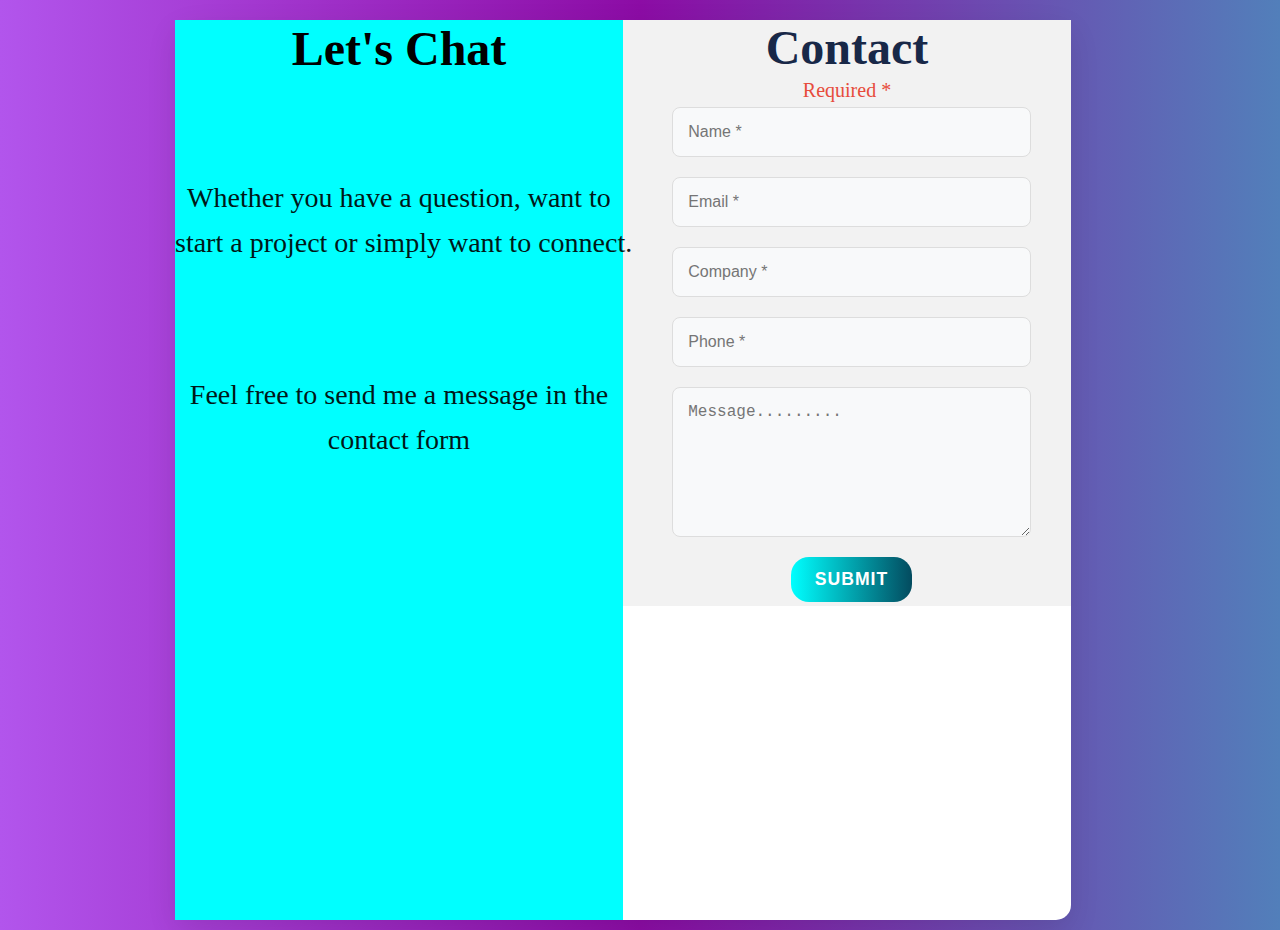
<file: Session Two/index.html>
<!DOCTYPE html>
<html lang="en">

<head>
    <meta charset="UTF-8">
    <meta name="viewport" content="width=device-width, initial-scale=1.0">
    <title>Document</title>
    <link rel="stylesheet" href="css/FirstCss.css">
</head>

<body>
    <!-- firstCss -->
     <div class="contact-container">
        <div class="left-section">
            <h1>Let's Chat</h1> 
            <p class="description">
                Whether you have a question, want to <br> start a project or simply want to connect.
            </p>
            <br>
            <br>
            <br>    
            <p class="description-Two">
                Feel free to send me a message in the <br> contact form
            </p>
            <br>
            <br>
            <br>
            <br>
        </div>
        
        <div class="right-section">
            <h2 class="contact-title">Contact</h2>
            <p class="required-note">Required *</p>
            
            <form>
    <input type="text" placeholder="Name *" required>
    <input type="email" placeholder="Email *" required
    pattern="[a-z0-9._%+\-]+@[a-z0-9.\-]+\.[a-z]{2,}$"
    >
    <input type="text" placeholder="Company *">
    <input type="tel" placeholder="Phone *" >
    <textarea placeholder="Message........."></textarea>
    <button type="submit" class="submit-btn">Submit</button>
</form>

        </div>
    </div>

</body>

</html>
</file>
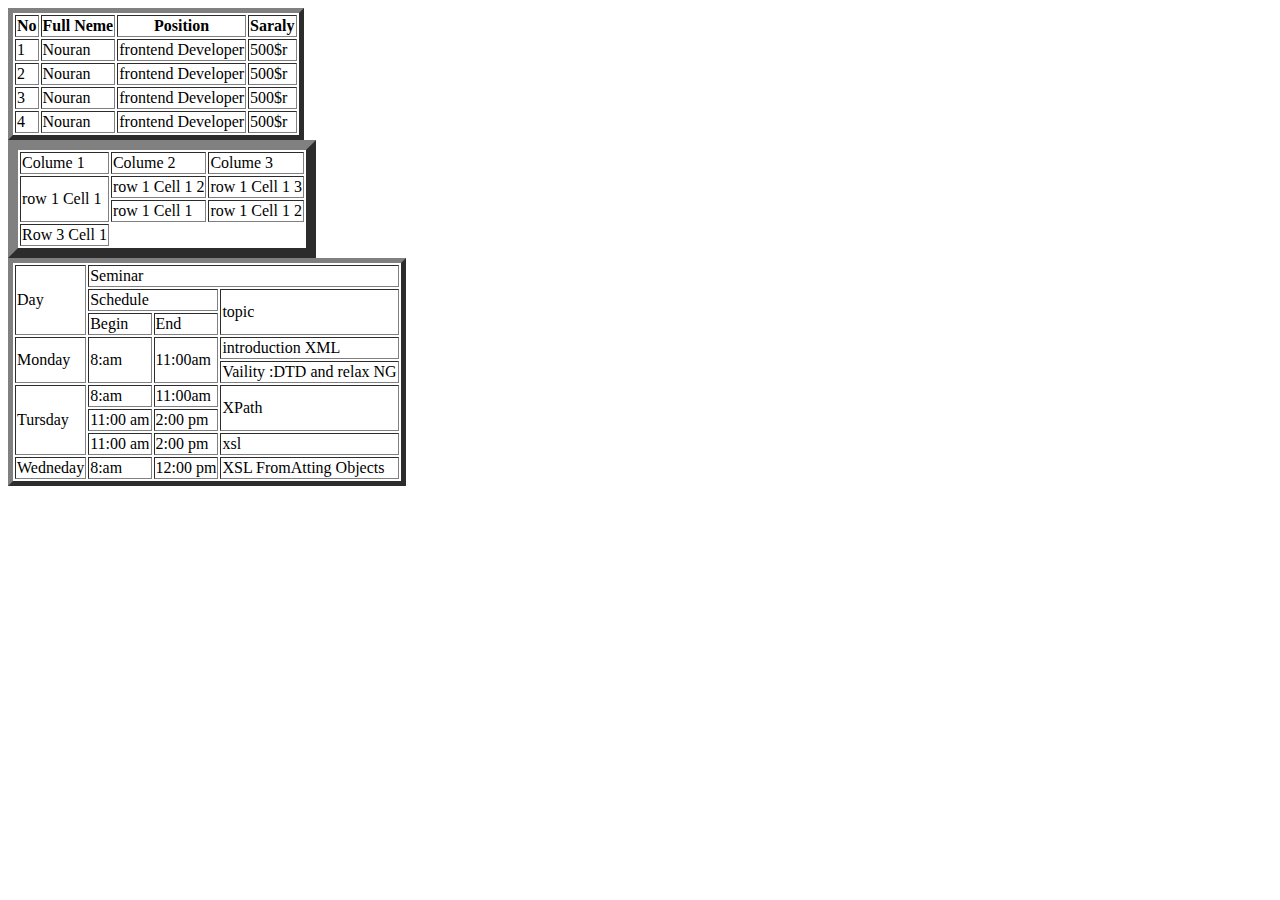
<file: Session One/abuot.html>
<!DOCTYPE html>
<html lang="en">
<head>
    <meta charset="UTF-8">
    <meta name="viewport" content="width=device-width, initial-scale=1.0">
    <title>Document</title>
</head>
<body>
    <table border="5">
        <thead>
            <tr>
                <th>No</th>
                <th>Full Neme</th>
                <th>Position</th>
                <th>Saraly</th>
            </tr>
        </thead>
        <tbody>
            <tr>
                <td>1</td>
                <td>Nouran</td>
                <td>frontend Developer</td>
                <td>500$r</td>
            </tr>
            <tr>
                <td>2</td>
                <td>Nouran</td>
                <td>frontend Developer</td>
                <td>500$r</td>
            </tr>
            <tr>
                <td>3</td>
                <td>Nouran</td>
                <td>frontend Developer</td>
                <td>500$r</td>
            </tr>
            <tr>
                <td>4</td>
                <td>Nouran</td>
                <td>frontend Developer</td>
                <td>500$r</td>
            </tr>
        </tbody>
        <tfoot></tfoot>
    </table>
    <table border="10">
        <tr>
            <td>Colume 1</td>
            <td>Colume 2</td>
            <td>Colume 3</td>
        </tr>
        <tr>
            <td rowspan="2">row 1 Cell 1</td>
            <td>row 1 Cell 1 2</td>
            <td>row 1 Cell 1 3</td>
        </tr>
        <tr>
            <td >row 1 Cell 1</td>
            <td>row 1 Cell 1 2</td>
           
        </tr>
        <tr>
            <td rowspan="2">Row 3 Cell 1</td>
        </tr>
    </table>




    <table border="5">
        <thead>
            <tr>
                <td rowspan="3">Day</td>
                <td colspan="3" >Seminar</td>
            </tr>
            <tr>
                <td colspan="2">Schedule</td>
                <td rowspan="2">topic</td>
            </tr>
            <tr>
                 <td>Begin</td>
                <td>End</td>
            </tr>
        </thead>
        <tbody>
            <tr>
                <td rowspan="2" >Monday</td>
                <td rowspan="2">8:am</td>
               <td rowspan="2">11:00am</td>
               <td >introduction XML</td>
            </tr>
            <tr>
                <td>Vaility :DTD and relax NG</td>

            </tr>
            <tr>
                <td rowspan="3" >Tursday</td>
                <td>8:am</td>
               <td>11:00am</td>
               <td rowspan="2">XPath</td>
            </tr>
            <tr>
                <td>11:00 am</td>
                <td>2:00 pm</td>
            </tr>
            <tr>
                <td>11:00 am</td>
                <td>2:00 pm</td>
                <td>xsl</td>
                
            </tr>
            <tr>
                <td >Wedneday</td>
                <td>8:am</td>
               <td>12:00 pm</td>
               <td>XSL FromAtting Objects</td>
            </tr>
        </tbody>
        <tfoot></tfoot>
    </table>
    <iframe src="" frameborder="0"></iframe>
</body>
</html>
</file>
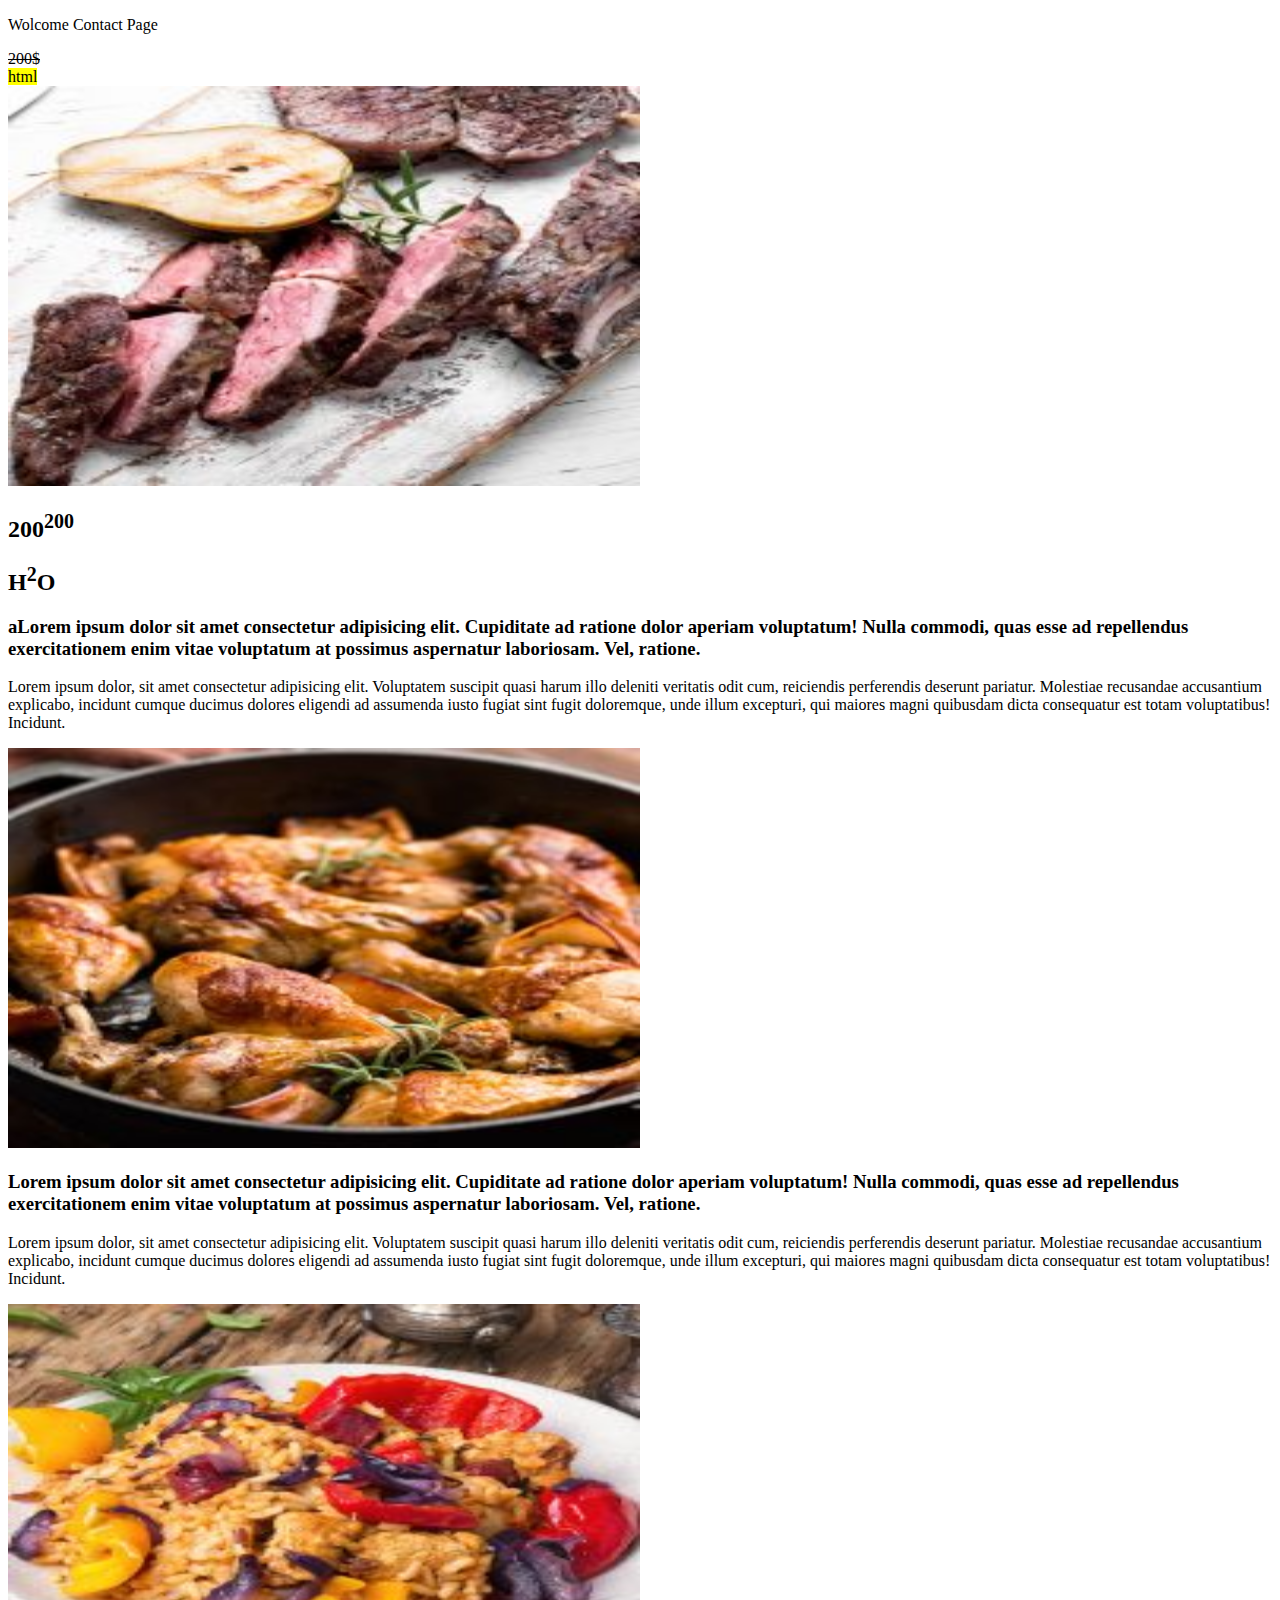
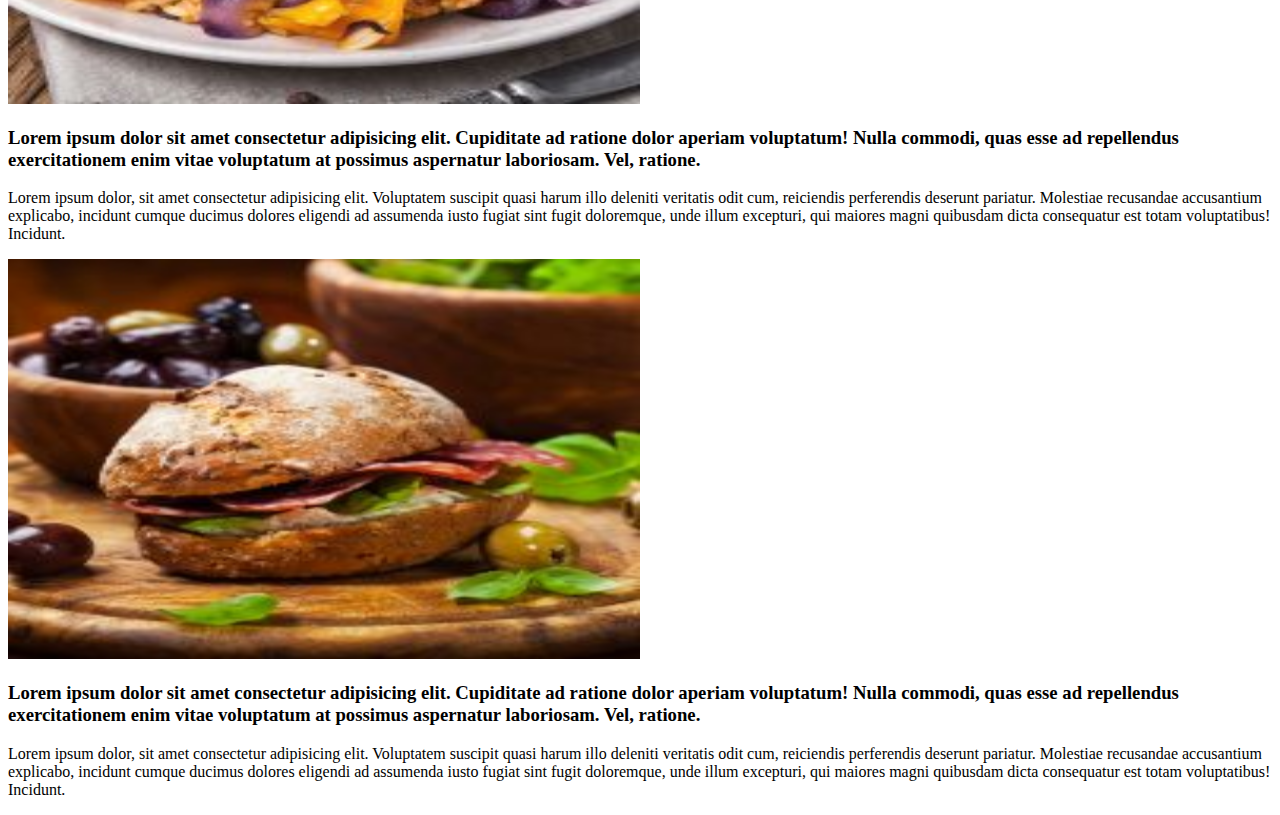
<file: Session One/contact.html>
<!DOCTYPE html>
<html lang="en">
<head>
    <meta charset="UTF-8">
    <meta name="viewport" content="width=device-width, initial-scale=1.0">
    <title>Document</title>
</head>
<body>
    <p>
        Wolcome Contact Page
    </p>
    <del>200$</del>
 <br>
    <mark>html</mark>
    <br>
 <img src="imaga/rigel-food-sec-2-img1-200x200.jpg" alt=""
    width="50%" height="400">
    <h2>200<sup>200</sup></h2>
    <h2>H<sup>2</sup>O</h2>
<h3>aLorem ipsum dolor sit amet consectetur adipisicing elit. Cupiditate ad ratione dolor aperiam voluptatum! Nulla commodi, quas esse ad repellendus exercitationem enim vitae voluptatum at possimus aspernatur laboriosam. Vel, ratione.</h3>
    <p>Lorem ipsum dolor, sit amet consectetur adipisicing elit. Voluptatem suscipit quasi harum illo deleniti veritatis odit cum, reiciendis perferendis deserunt pariatur. Molestiae recusandae accusantium explicabo, incidunt cumque ducimus dolores eligendi ad assumenda iusto fugiat sint fugit doloremque, unde illum excepturi, qui maiores magni quibusdam dicta consequatur est totam voluptatibus! Incidunt.</p>

    <img src="imaga/rigel-food-sec-2-img3-200x200.jpg" alt="" width="50%" height="400">
       <h3>Lorem ipsum dolor sit amet consectetur adipisicing elit. Cupiditate ad ratione dolor aperiam voluptatum! Nulla commodi, quas esse ad repellendus exercitationem enim vitae voluptatum at possimus aspernatur laboriosam. Vel, ratione.</h3>
    <p>Lorem ipsum dolor, sit amet consectetur adipisicing elit. Voluptatem suscipit quasi harum illo deleniti veritatis odit cum, reiciendis perferendis deserunt pariatur. Molestiae recusandae accusantium explicabo, incidunt cumque ducimus dolores eligendi ad assumenda iusto fugiat sint fugit doloremque, unde illum excepturi, qui maiores magni quibusdam dicta consequatur est totam voluptatibus! Incidunt.</p>
    
    <img src="imaga/rigel-food-sec-2-img5-200x200.jpg" alt="" width="50%" height="400">
       <h3>Lorem ipsum dolor sit amet consectetur adipisicing elit. Cupiditate ad ratione dolor aperiam voluptatum! Nulla commodi, quas esse ad repellendus exercitationem enim vitae voluptatum at possimus aspernatur laboriosam. Vel, ratione.</h3>
    <p>Lorem ipsum dolor, sit amet consectetur adipisicing elit. Voluptatem suscipit quasi harum illo deleniti veritatis odit cum, reiciendis perferendis deserunt pariatur. Molestiae recusandae accusantium explicabo, incidunt cumque ducimus dolores eligendi ad assumenda iusto fugiat sint fugit doloremque, unde illum excepturi, qui maiores magni quibusdam dicta consequatur est totam voluptatibus! Incidunt.</p>
    
    <img src="imaga/rigel-food-sec-2-img4-200x200.jpg" alt="" width="50%" height="400">
       <h3>Lorem ipsum dolor sit amet consectetur adipisicing elit. Cupiditate ad ratione dolor aperiam voluptatum! Nulla commodi, quas esse ad repellendus exercitationem enim vitae voluptatum at possimus aspernatur laboriosam. Vel, ratione.</h3>
    <p>Lorem ipsum dolor, sit amet consectetur adipisicing elit. Voluptatem suscipit quasi harum illo deleniti veritatis odit cum, reiciendis perferendis deserunt pariatur. Molestiae recusandae accusantium explicabo, incidunt cumque ducimus dolores eligendi ad assumenda iusto fugiat sint fugit doloremque, unde illum excepturi, qui maiores magni quibusdam dicta consequatur est totam voluptatibus! Incidunt.</p>
    
</body>
</html>
</file>
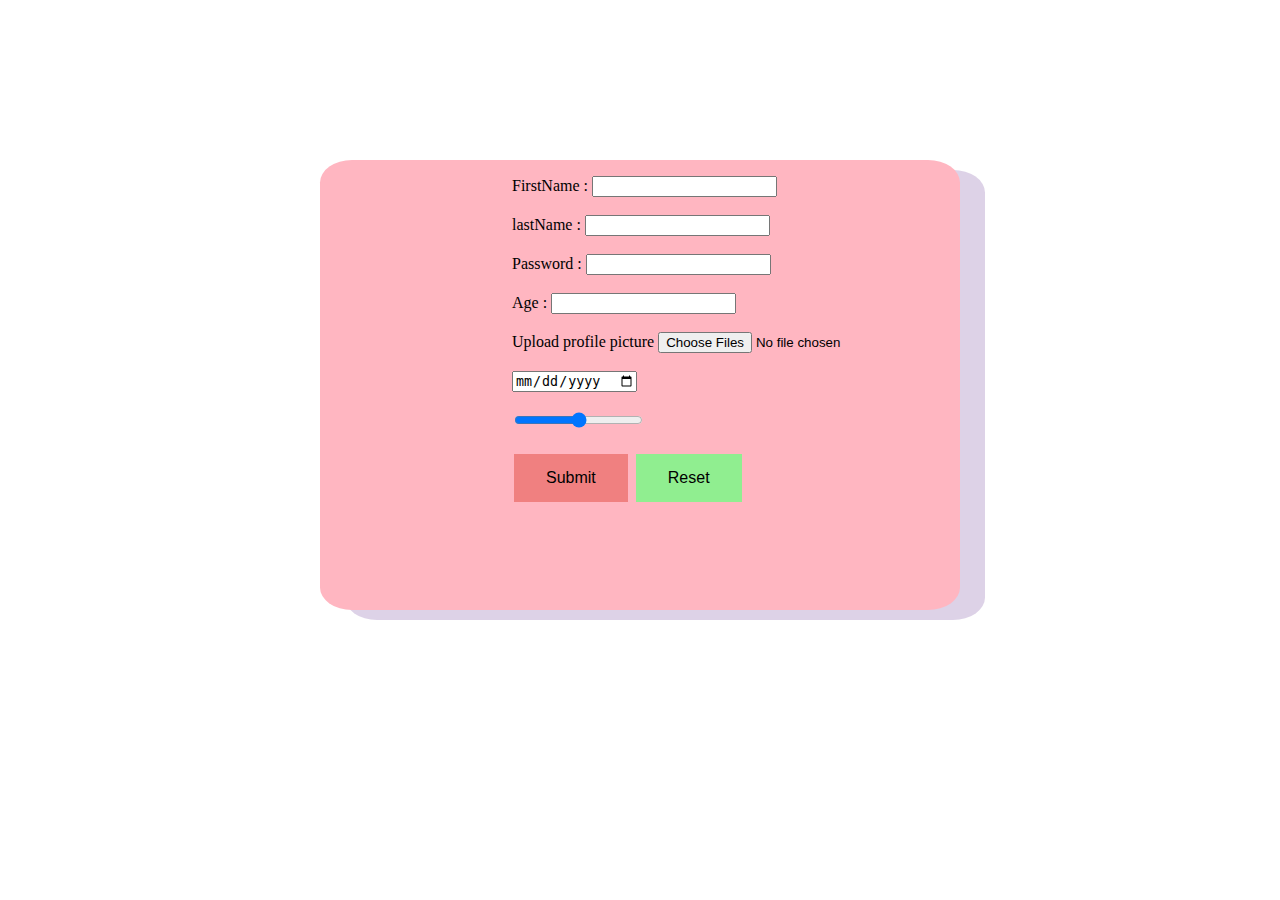
<file: Session One/register.html>
<!DOCTYPE html>
<html lang="en">

<head>
    <meta charset="UTF-8">
    <meta name="viewport" content="width=device-width, initial-scale=1.0">
    <title>Register</title>
</head>

<body>
    <div class="continer" 
    style="width: 50%; height: 50vh; 
    background-color: lightpink;
     position: absolute; top: 10rem;
      left: 20rem;
      border-radius: 5%;
      box-shadow: 25px 10px 0px 0px #45067c2e;;">

        <form action="post" style="position: absolute; top: 1rem; left: 30%;">
            <label for="">FirstName :</label>
            <input id="FirstName" type="text" name="FirstName">
            <br>
            <br>
            <label for="lastName">lastName :</label>
            <input id="lastName" type="text" name="lastName">
            <br>
            <br>
            <label for="Password">Password :</label>
            <input id="Password" type="password" name="Password">
            <br>
            <br>
            <label for="Age">Age :</label>
            <input id="Age" type="number" name="Age">
            <br>
            <br>
            <label for="img">Upload profile picture</label>
            <input type="file" multiple accept="imaga/jpg">
            <br>
            <br>
            <label for="img"></label>
            <input type="date"  accept="imaga/jpg">
            <br>
            <br>
            <label for="img"></label>
            <input type="range"  accept="imaga/jpg">
            <br>
            <br>
            <button style=" border: none;
              color: white;
              padding: 15px 32px;
              text-align: center;
              text-decoration: none;
              display: inline-block;
              font-size: 16px;
              margin: 4px 2px;
              background-color: lightcoral;
              color: black;" type="submit">Submit</button>
            <button
            style=" 
              border: none;
              color: white;
              padding: 15px 32px;
              text-align: center;
              text-decoration: none;
              display: inline-block;
              font-size: 16px;
              margin: 4px 2px;
              background-color: lightgreen;
              color: black;
              hover: #45067c2e" type="reset">Reset</button>
        </form>
    </div>
</body>

</html>
</file>
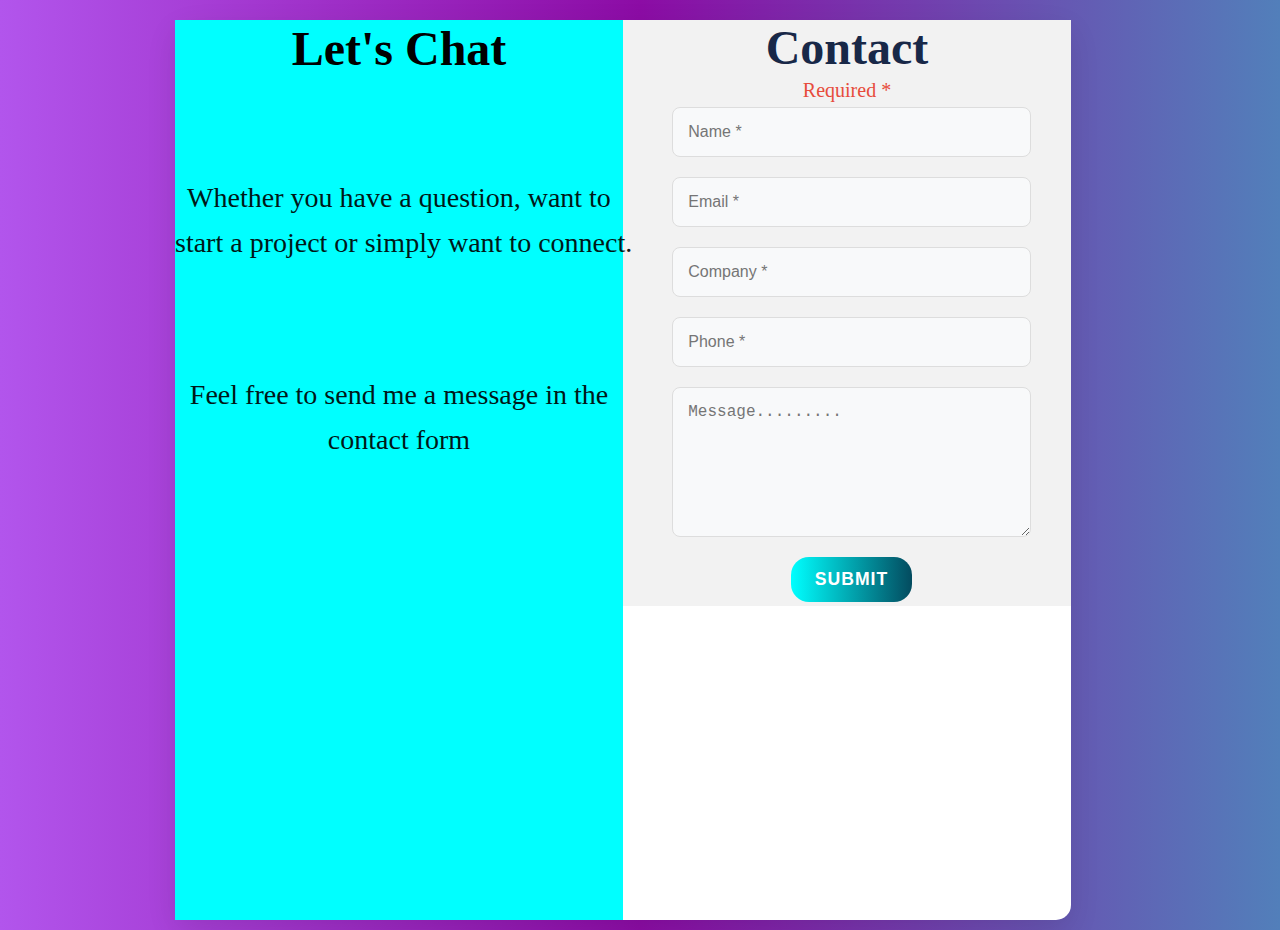
<file: Session Two/firstCss.html>
<!DOCTYPE html>
<html lang="en">

<head>
    <meta charset="UTF-8">
    <meta name="viewport" content="width=device-width, initial-scale=1.0">
    <title>Document</title>
    <link rel="stylesheet" href="css/FirstCss.css">
</head>

<body>
     <div class="contact-container">
        <div class="left-section">
            <h1>Let's Chat</h1> 
            <p class="description">
                Whether you have a question, want to <br> start a project or simply want to connect.
            </p>
            <br>
            <br>
            <br>    
            <p class="description-Two">
                Feel free to send me a message in the <br> contact form
            </p>
            <br>
            <br>
            <br>
            <br>
        </div>
        
        <div class="right-section">
            <h2 class="contact-title">Contact</h2>
            <p class="required-note">Required *</p>
            
            <form>
    <input type="text" placeholder="Name *" required>
    <input type="email" placeholder="Email *" required>
    <input type="text" placeholder="Company *">
    <input type="tel" placeholder="Phone *">
    <textarea placeholder="Message........."></textarea>
    <button type="submit" class="submit-btn">Submit</button>
</form>

        </div>
    </div>

</body>

</html>
</file>
<file: session Five/css/style.css>
* {
    margin: 0;
    padding: 0;
    box-sizing: border-box;
    font-family: 'Arial', sans-serif;
}

body {
    background-color: #0c111d;
    color: #ffffff;
    padding: 40px;
}

a {
    color: gray;

}

.title {
    margin-bottom: 30px;
    border-bottom: 1px solid #2b2f38;
    padding-bottom: 10px;
        width: 100%;
}

.title h2 {
    font-size: 28px;

}

.container {
    width: 80%;
}

.d-flex {
    display: flex;
    justify-content: space-between;
    align-items: center;
}

.content {
    display: flex;
    flex-wrap: wrap;
    width: 100%;
    gap: 40px;
}

.form-left {
    width: 45%;
    background-color: #ffffff;
    border-radius: 10px;
    padding: 30px;
    color: #000;
}

.form-left form {
    display: flex;
    flex-direction: column;
    gap: 15px;
}

.form-left form label {
    font-size: 14px;
    margin-bottom: 5px;
}

.name-group {
    display: flex;
    gap: 15px;
}

.name-group .form-control {
    flex: 1;
    display: flex;
    flex-direction: column;
}

.form-left input[type="text"],
.form-left input[type="email"],
.form-left textarea {
    padding: 12px;
    border: 1px solid #ccc;
    border-radius: 6px;
    font-size: 14px;
}

.form-left textarea {
    resize: vertical;
    min-height: 100px;
}

.checkbox-group {
    display: flex;
    align-items: center;
    gap: 8px;
    font-size: 14px;
}

.form-left button {
    background: linear-gradient(to right, #0c111d, #1c2639);
    color: #fff;
    padding: 14px;
    border: none;
    border-radius: 6px;
    cursor: pointer;
    font-size: 15px;
    margin-top: 10px;
}

.form-left button:hover {
    opacity: 0.9;
}

.info-right {
    width: 50%;
    flex-wrap: wrap;
    display: flex;
    gap: 50px;
    padding: 20px 0;
    justify-content:start;
    align-items: center;
}

.info {
    display: flex;
    flex-direction: column;
    gap: 5px;
}

.info i {
    font-size: 17px;
    color: #ffffff;
    margin-bottom: 5px;
}

.info h3 {
    text-transform: capitalize;
    font-size: 16px;
    margin-bottom: 4px;
}

.info p {
    font-size: 14px;
    color: #cccccc;
}
</file>
<file: Session seventh/css/style.css>
* {
    margin: 0;
    padding: 0;
    box-sizing: border-box;
    font-family: 'Inter', sans-serif;
  }

  body {
    display: flex;
    background-color: #f8f8f8;
  }

  .main-color {
    color: #fff;
  }

  .bg-orange-color {
    background-color: orange;
  }

  .orange-color {
    color: orange;
  }

  .padding-x {
    padding: 10px 0;
  }

  a {
    text-decoration: none;
  }

  .font-weight {
    font-weight: 700;
  }

  /* Sidebar */
  .sidebar {
    width: 60px;
    background-color: #fff;
    padding: 20px 10px;
    display: flex;
    flex-direction: column;
    align-items: center;
    text-align: center;
    box-shadow: 0 0 10px rgba(0, 0, 0, 0.05);
  }

  .sidebar-icon {
    width: 35px;
    height: 35px;
    margin: 15px 0;
    color: gray;
    border-radius: 10px;
  }
  .sidebar-icon:hover {
    width: 35px;
     padding: 10px 0;
    height: 35px;
    background-color: #017377;
    margin: 15px 0;
    color: rgb(163, 7, 7);
    border-radius: 10px;
  }

  /* Main content */
  .main {
    flex: 1;
    padding: 30px;
  }

  .header {
    display: flex;
    justify-content: space-between;
    align-items: center;
  }

  .header p {
    color: gray;
  }

  .search-bar {
    padding: 8px 14px;
    border: none;
    border-radius: 10px;
    background-color: #eee;
    width: 200px;
  }

  .banner {
    background-color: #2b2b2b;
    color: white;
    border-radius: 20px;
    display: flex;
    padding-left: 20px;
    align-items: center;
    margin: 30px 0;
    justify-content: space-between;
  }

  .banner img {
    width: 200px;
    border-radius: 20px;
  }

  .banner h2 {
    font-size: 20px;
    margin-bottom: 10px;
  }

  .banner span {
    color: orange;
  }

  .banner button {
    margin-top: 10px;
    padding: 10px 20px;
    background-color: orange;
    color: white;
    border: none;
    border-radius: 10px;
    cursor: pointer;
  }

  .categories {
    display: flex;
    align-items: center;
    justify-content: space-around;
    gap: 10px;
    margin-bottom: 20px;
  }

  .category {
    padding: 8px 16px;
    background-color: #fff;
    border-radius: 20px;
    box-shadow: 0 0 10px rgba(0, 0, 0, 0.05);
    cursor: pointer;
  }


  .products {
    display: flex;
    flex-wrap: wrap;
    gap: 20px;
    justify-content: center;
    padding: 20px;
    max-width: 1200px;
    margin: 0 auto;
  }

  .card {
    width: 350px;
    background: #fff;
    box-shadow: 0 1px 25px rgba(0, 0, 0, 0.1);
    display: flex;
    justify-content: space-between;
    border-radius: 15px;
    padding: 15px;
    transition: transform 0.3s ease, box-shadow 0.3s ease;
  }

  .card:hover {
    transform: translateY(-5px);
    box-shadow: 0 10px 25px rgba(0, 0, 0, 0.15);
  }

  .card img {
    width: 50%%;
    height: 150px;
  }

  .card h3 {
    font-size: 16px;
    margin: 10px 0 5px;
    color: #333;
  }

  .card .time-price {

    align-items: center;
    margin-top: 10px;
  }

  .card .time {
    font-size: 13px;
    color: #777;
  }

  .card .price {
    color: #2ecc71;
    font-weight: 600;
    font-size: 16px;
  }

  .card .add-btn {
    background-color: #e67e22;
    color: #fff;
    width: 30px;
    height: 30px;
    display: flex;
    align-items: center;
    justify-content: center;
    border-radius: 50%;
    font-weight: bold;
    font-size: 18px;
    cursor: pointer;
    transition: background-color 0.3s ease;
    margin-left: auto;
    margin-top: 10px;
  }

  .card .add-btn:hover {
    background-color: #d35400;
  }

  /* Sidebar cart */
  .order-section {
    width: 300px;
    background-color: #fff;
    padding: 30px;
    box-shadow: -2px 0 10px rgba(0, 0, 0, 0.05);
  }

  .user-info {
    display: flex;
    align-items: center;
    justify-content: space-between;
    margin-bottom: 15px;
  }

  .user-info img {
    width: 35px;
    height: 35px;
    border-radius: 50%;
  }

  .flip-card {
    background-color: transparent;
    width: 240px;
    height: 154px;
    perspective: 1000px;
    color: white;
  }

  .heading_8264 {
    position: absolute;
    letter-spacing: .2em;
    font-size: 0.5em;
    top: 2em;
    left: 18.6em;
  }

  .logo {
    position: absolute;
    top: 6.8em;
    left: 11.7em;
  }

  .chip {
    position: absolute;
    top: 2.3em;
    left: 1.5em;
  }

  .contactless {
    position: absolute;
    top: 3.5em;
    left: 12.4em;
  }

  .number {
    position: absolute;
    font-weight: bold;
    font-size: .6em;
    top: 8.3em;
    left: 1.6em;
  }

  .valid_thru {
    position: absolute;
    font-weight: bold;
    top: 635.8em;
    font-size: .01em;
    left: 140.3em;
  }

  .date_8264 {
    position: absolute;
    font-weight: bold;
    font-size: 0.5em;
    top: 13.6em;
    left: 3.2em;
  }

  .name {
    position: absolute;
    font-weight: bold;
    font-size: 0.5em;
    top: 16.1em;
    left: 2em;
  }

  .strip {
    position: absolute;
    background-color: black;
    width: 15em;
    height: 1.5em;
    top: 2.4em;
    background: repeating-linear-gradient(45deg,
        #303030,
        #303030 10px,
        #202020 10px,
        #202020 20px);
  }

  .mstrip {
    position: absolute;
    background-color: rgb(255, 255, 255);
    width: 8em;
    height: 0.8em;
    top: 5em;
    left: .8em;
    border-radius: 2.5px;
  }

  .sstrip {
    position: absolute;
    background-color: rgb(255, 255, 255);
    width: 4.1em;
    height: 0.8em;
    top: 5em;
    left: 10em;
    border-radius: 2.5px;
  }

  .code {
    font-weight: bold;
    text-align: center;
    margin: .2em;
    color: black;
  }

  .flip-card-inner {
    position: relative;
    width: 100%;
    height: 100%;
    text-align: center;
    transition: transform 0.8s;
    transform-style: preserve-3d;
  }

  .flip-card:hover .flip-card-inner {
    transform: rotateY(180deg);
  }

  .flip-card-front,
  .flip-card-back {
    box-shadow: 0 8px 14px 0 rgba(0, 0, 0, 0.2);
    position: absolute;
    display: flex;
    flex-direction: column;
    justify-content: center;
    width: 100%;
    height: 100%;
    -webkit-backface-visibility: hidden;
    backface-visibility: hidden;
    border-radius: 1rem;
  }

  .flip-card-front {
    box-shadow: rgba(0, 0, 0, 0.4) 0px 2px 2px, rgba(0, 0, 0, 0.3) 0px 7px 13px -3px, rgba(0, 0, 0, 0.2) 0px -1px 0px inset;
    background-color: #b65405;
  }

  .flip-card-back {
    box-shadow: rgba(0, 0, 0, 0.4) 0px 2px 2px, rgba(0, 0, 0, 0.3) 0px 7px 13px -3px, rgba(0, 0, 0, 0.2) 0px -1px 0px inset;
    background-color: #a34c04;
    transform: rotateY(180deg);
  }

  .order-menu h3 {
    margin: 15px 0px;
  }

  .order-item {
    background-color: #f5f5f5;
    border-radius: 10px;
    margin-bottom: 10px;
    display: flex;
    justify-content: space-between;
    align-items: center;
    padding: 10px;
    font-size: 14px;
  }

  .order-item img {
    width: 40px;
    height: 40px;
    border-radius: 10px;
    margin-right: 10px;
  }

  .order-item div:first-child {
    display: flex;
    align-items: center;
    gap: 10px;
  }


  .total-price {
    font-size: 18px;
    display: flex;
    justify-content: space-between;
    font-weight: bold;
    margin: 20px 0;
    color: green;
  }

  .checkout-btn {
    background-color: orange;
    color: white;
    border: none;
    padding: 12px;
    border-radius: 10px;
    width: 100%;
    cursor: pointer;
  }
</file>
<file: Session Two/css/FirstCss.css>
* {
    margin: 0;
    padding: 0;
    box-sizing: border-box;
}

body {
    background-image: linear-gradient(-90deg, #527fba, #8c0ca5, #b255ec);
}

.contact-container {
    font-size: 0;
    white-space: nowrap;
    height: 100vh;
    display: inline-block;
    background-color: white;
    border-radius: 15px;
    box-shadow: 0 10px 30px rgba(0, 0, 0, 0.1);
    width: 70%;
    margin: 20px 0px 10px 175px;
}

.left-section {
    display: inline-block;
    vertical-align: top;
    background-color: cyan;
    width: 50%;
    height: 100vh;
    font-size: initial;
    text-align: center;
}

.right-section {
    background-color: rgb(242, 242, 242);
    display: inline-block;
    vertical-align: top;
    width: 50%;
    font-size: initial;
    text-align: center;
}

h1 {
    font-size: 48px;
    margin-bottom: 8%;
    font-weight: 700;
    line-height: 1.2;
}

.description {
    font-size: 28px;
    line-height: 1.6;
    margin-top: 22%;
    margin-bottom: 12%;
    opacity: 0.9;
}
.description-Two{
      font-size: 28px;
    line-height: 1.6;
    margin-bottom: 12%;
    opacity: 0.9;
}
.contact-title {
    font-size: 48px;
    margin-bottom: 1%;
    color: #182848;
    font-weight: 700;
}
.required-note {
    color: #e74c3c;
    font-size: 20px;
     margin-bottom: 1%;
    font-weight: 500;
}


form {
    width: 100%;
    margin: 1%;
}

input,
textarea {
    display: block;
    width: 80%;
    padding: 15px;
    margin-bottom: 20px;
    border: 1px solid #ddd;
    border-radius: 8px;
    font-size: 1rem;
    background-color: #f8f9fa;
    margin-left: 10%;
    transition: all 0.3s ease;
}

textarea {
    height: 150px;
    resize: vertical;
}

input:focus,
textarea:focus {
    border-color: #4b6cb7;
    box-shadow: 0 0 0 2px rgba(75, 108, 183, 0.2);
}

.submit-btn {
    background: linear-gradient(to right, cyan, #034b5f);
    color: white;
    border: none;
    padding: 12px 24px;
    font-size: 1.1rem;
    font-weight: 600;
    border-radius: 18px;
    cursor: pointer;
    transition: all 0.3s ease;
    text-transform: uppercase;
    letter-spacing: 1px;
}

.submit-btn:hover {
    background: linear-gradient(to left, cyan, #034b5f);
    transform: translateY(-3px);
    box-shadow: 0 5px 15px rgba(0, 0, 0, 0.1);
}
</file>
<file: Session Four/css/style.css>
/* Reset Styles */
* {
    margin: 0;
    padding: 0;
    box-sizing: border-box;
}

body {
    font-family: Arial, sans-serif;
    line-height: 1.6;
}
.mt{
    margin-top: 4.5%;
}
/* Container */
.container {
    width: 80%;
    max-width: 1200px;
    margin: 0 auto;
    padding: 20px 0;
}

/* Clearfix */
.clearfix::after {
    content: "";
    display: table;
    clear: both;
}

/* Header */
.header {
    background-color: #000;
    padding: 0px 0;
}

.logo {
    float: left;
    color: #fff;
    font-size: 28px;
    font-weight: bold;
}

.logo span {
    color: #ff8b38;
}

.nav {
    float: right;
}

.nav ul {
    list-style: none;
}

.nav li {
    display: inline-block;
    margin-left: 25px;
}

.nav a {
    color: #fff;
    text-decoration: none;
    font-size: 14px;
}

/* Hero Section */
.hero {
    background-image:url(../iamges/WhatsApp\ Image\ 2025-06-24\ at\ 01.28.11_8fe9314b.jpg);
    padding: 80px 0;
    background-attachment: fixed;
    border-bottom: 1px solid #ddd;
}

.hero-left {
    float: left;
    width: 50%;
    padding-right: 50px;
}

.hero-left h1 {
    font-size: 36px;
    color: white;
    margin-bottom: 20px;
}
.hero-left h2 {
    font-size: 25px;
    color: rgba(255, 255, 255, 0.76);
}

.hero-left h1 span {
    color: #ff8b38;
}

.hero-left p {
    color: #777;
    margin-bottom: 30px;
}

.hero-left .divider {
    width: 70px;
    height: 2px;
    background-color: #ff8b38;
    margin: 20px 0;
}

.btn {
    display: inline-block;
    padding: 12px 25px;
    border: 2px solid #ff8b38;
    color: #fff;
    background-color: #ff8b38;
    text-decoration: none;
    border-radius: 3px;
    font-weight: bold;
            transition: 0.5s ;
}
.btn:hover {
    display: inline-block;
    padding: 12px 25px;
    border: 2px solid #ff8b38;
    background-color: #fff;
    color: #ff8b38;
    text-decoration: none;
    border-radius: 30px;
    font-weight: bold;
            transition: 0.5s ;
}
.btn-d {
    display: inline-block;
    padding: 12px 25px;
    border: 2px solid #020202;
    color: beige;
    background-color: #ff8b3800;
    text-decoration: none;
    border-radius: 3px;
    font-weight: bold;
        transition: 0.5s ;
}
.btn-d:hover {
    padding: 12px 25px;
    color: rgb(14, 14, 9);
    background-color: #ff8b38;
    border-radius: 40%;
    border: none;
    transition: 0.5s ;
}

.hero-right {
    float: right;
    width: 40%;
    background-color: #fff;
    border-radius: 5px;
    box-shadow: 0 0 10px rgba(0, 0, 0, 0.1);
}

.form-header {
    background-color: #f5f5f5;
    padding: 5px;
    text-align: center;
    border-bottom: 1px solid #ddd;
}

.form-header h3 {
    font-size: 20px;
}

.form-header span {
    color: #ff8b38;
}

.form-body {
    width: 100%;
}

.form-body input {
    width: 70%;
    padding: 12px 10px;
    margin-bottom: 25px;
    margin-left: 50px;
    border: none;
    border-bottom: 1px solid #77777780;
}

.form-body button {
    width: 100%;
    padding: 12px;
    background-color: #ff8b38;
    color: #fff;
    border: none;
    border-radius: 3px;
    font-weight: bold;
    cursor: pointer;
}

/* Social Media */
.social {
    background-color: #fff;
    padding: 10px 0;
}

.social-text {
    float: left;
    width: 30%;
}

.social-text h4 {
    font-size: 20px;

}

.social-text p {
    color: #777;
    font-size: 14px;
    margin: 5px 0px;
}

.social-icons {
    float: right;
    width: 70%;
    text-align: right;
    margin: 3% 0%;
}

.social-icons a {
    display: inline-block;
    margin-left: 20px;
    color: #777;
    font-size: 35px;
}

/* Tabs Section */
.tabs-section {
    background-color: #f8f8f8;
    padding: 80px 0;
}

.tabs-container {
    float: left;
    width: 10%;
}

.tab {
    padding: 30px 0px;
    margin-bottom: 5px;
    margin-right: 20px;
    background-color: #ff8b38;
    color: #fff;
    text-align: center;
    cursor: pointer;
}

.tab.active {
    background-color: #333;
}

.tabs-content {
    float: left;
    width: 50%;
    padding: 0 30px;
}

.tabs-content h2 {
    font-size: 24px;
    margin-bottom: 20px;
}

.tabs-content p {
    font-size: 15px;
    color: #777;
    margin-bottom: 20px;
}

.tabs-image {
    float: right;
    width: 33.33%;
}

.tabs-image img {
    width: 100%;
    height: auto;
}

/* Features */
.features {
    padding: 80px 0;
    background-color: #fff;
}

.feature-image {
    float: left;
    width: 40%;
    padding-right: 50px;
}

.feature-image img {
    width: 100%;
    height: auto;
}

.feature-content {
    float: right;
    width: 60%;
}

.feature-content h4 {
    font-size: 22px;
    margin-bottom: 20px;
}

.feature-content .divider {
    width: 70px;
    height: 2px;
    background-color: #ff8b38;
    margin: 20px 0;
}

.feature-item {
    margin-bottom: 30px;
}

.feature-icon {
    float: left;
    width: 50px;
    height: 50px;
    border: 2px solid #ff8b38;
    border-radius: 50%;
    text-align: center;
    line-height: 50px;
    color: #ff8b38;
    margin-right: 20px;
}

.feature-text {
    overflow: hidden;
}

.feature-text h5 {
    font-size: 16px;
    margin-bottom: 10px;
}

/* Standard Section */
.standard {
    padding: 80px 0;
    background-color: #f8f8f8;
}

.standard-content {
    float: left;
    width: 50%;
    padding-right: 50px;
}

.standard-content h4 {
    font-size: 22px;
    margin-bottom: 20px;
}

.standard-content .divider {
    width: 70px;
    height: 2px;
    background-color: #ff8b38;
    margin: 20px 0;
}

.standard-image {
    float: right;
    width: 50%;
}

.standard-image img {
    width: 100%;
    height: auto;
}

/* Why Us */
.why-us {
    padding: 80px 0;
    text-align: center;
    background-color: #fff;
}

.why-us h3 {
    font-size: 28px;
    margin-bottom: 20px;
}

.why-us .divider {
    width: 70px;
    height: 2px;
    background-color: #ff8b38;
    margin: 20px auto;
}

.benefits {
    margin-top: 50px;
}

.benefit-card {
    float: left;
    width: 33.33%;
    padding: 0 15px;
}

.benefit-icon {
    width: 70px;
    height: 70px;
    margin: 0 auto 20px;
    border: 2px solid #ff8b38;
    border-radius: 50%;
    text-align: center;
    line-height: 70px;
    color: #ff8b38;
    font-size: 24px;
}

.benefit-card h5 {
    font-size: 18px;
    margin-bottom: 15px;
}

/* Pricing */
.pricing {
    padding: 80px 0;
    background-color: #f8f8f8;
    text-align: center;
}

.pricing h3 {
    font-size: 28px;
    margin-bottom: 20px;
}

.pricing .divider {
    width: 70px;
    height: 2px;
    background-color: #ff8b38;
    margin: 20px auto;
}

.pricing-cards {
    margin-top: 50px;
}

.pricing-card {
    float: left;
    width: 33.33%;
    padding: 0 15px;
}
.pricing-header {
    background-color: #333;
    color: #fff;
    padding: 15px;
}

.pricing-body {
    background-color: #333;
    padding: px;
    border: 1px solid #ddd;
}

.price {
    font-size: 36px;
    font-weight: bold;
    color: #faefef;
    margin: 10px 0;
}
.pricing-body p{
    font-weight: 100;
    color: #faefef79;
    margin: 10px 0;
}
.popular{
    color: rgb(255, 254, 251);
    background-color: #ff8b38;
    padding: 2% 0%;
    font-weight: 900;
}
.price span {
    font-size: 150%;
    color: #f8efef;
}

.pricing-features {
    list-style: none;
    margin-bottom: 10px;
    background-color: white;
    border-top: 5px solid #ff8b38;
}

.pricing-features li {
    padding: 10px;
    border-bottom: 1px solid #ddd;
}

/* Testimonials */
.testimonials {
    padding: 80px 0;
    text-align: center;
    background-color: #fff;
}

.testimonials h3 {
    font-size: 28px;
    margin-bottom: 20px;
}

.testimonials .divider {
    width: 70px;
    height: 2px;
    background-color: #ff8b38;
    margin: 20px auto;
}

.testimonial-cards {
    margin-top: 50px;
}

.testimonial-card {
    float: left;
    width: 33.33%;
    padding: 0 15px;
}

.testimonial-text {
    background-color: #f8f8f8;
    padding: 20px;
    border-radius: 5px;
    margin-bottom: 20px;
    position: relative;
}

.testimonial-text:after {
    content: "";
    position: absolute;
    bottom: -15px;
    left: 30px;
    border-width: 15px 15px 0;
    border-style: solid;
    border-color: #f8f8f8 transparent;
}

.testimonial-author {
    float: left;
    padding-left: 30px;
}


.author-image {
    width: 50px;
    height: 50px;
    border-radius: 50%;
    overflow: hidden;
    margin-right: 15px;
}

.author-image img {
    width: 100%;
    height: auto;
}

.author-info h5 {
    font-size: 16px;
    margin-bottom: 5px;
}

.author-info p {
    font-size: 14px;
    color: #777;
}

/* Stylish Section */
.stylish {
    padding: 80px 0;
    background-image:linear-gradient(rgba(0, 0, 0, 0.452),rgba(0, 0, 0, 0.705)), url(../iamges/pexels-souvenirpixels-1534057.jpg);
    color: #fff;
    background-attachment: fixed;
    text-align: center;
}

.stylish h3 {
    font-size: 28px;
    margin-bottom: 20px;
}

.stylish .divider {
    width: 70px;
    height: 2px;
    background-color: #fff;
    margin: 20px auto;
}

.stylish p {
    max-width: 600px;
    margin: 0 auto 30px;
}

/* Contact */
.contact {
    padding: 80px 0;
    text-align: center;
    background-color: #fff;
}

.contact h3 {
    font-size: 28px;
    margin-bottom: 20px;
}

.contact .divider {
    width: 70px;
    height: 2px;
    background-color: #ff8b38;
    margin: 20px auto;
}

.contact-form {
    max-width: 800px;
    margin: 10px auto 0;
}

.form-row {
    margin-bottom: 20px;
}

.form-half {
    float: left;
    width: 48%;
    margin-right: 4%;
}

.form-half:last-child {
    margin-right: 0;
}

.form-full {
    width: 100%;
}

.contact-form input,
.contact-form textarea {
    width: 100%;
    padding: 12px;
    border: 1px solid #ddd;
    border-radius: 3px;
}

.contact-form textarea {
    height: 150px;
}

.contact-form button {
    padding: 12px 30px;
    background-color: #ff8b38;
    color: #fff;
    border: none;
    border-radius: 3px;
    font-weight: bold;
    cursor: pointer;
}

/* Footer */
.footer {
    background-color: #000;
    color: #fff;
    padding: 20px 0;
    text-align: center;
}

.footer-icons {
    margin-bottom: 15px;
}

.footer-icons a {
    display: inline-block;
    margin: 0 10px;
    color: #fff;
    font-size: 20px;
}

.footer p {
    font-size: 14px;
    color: #777;
}
</file>
